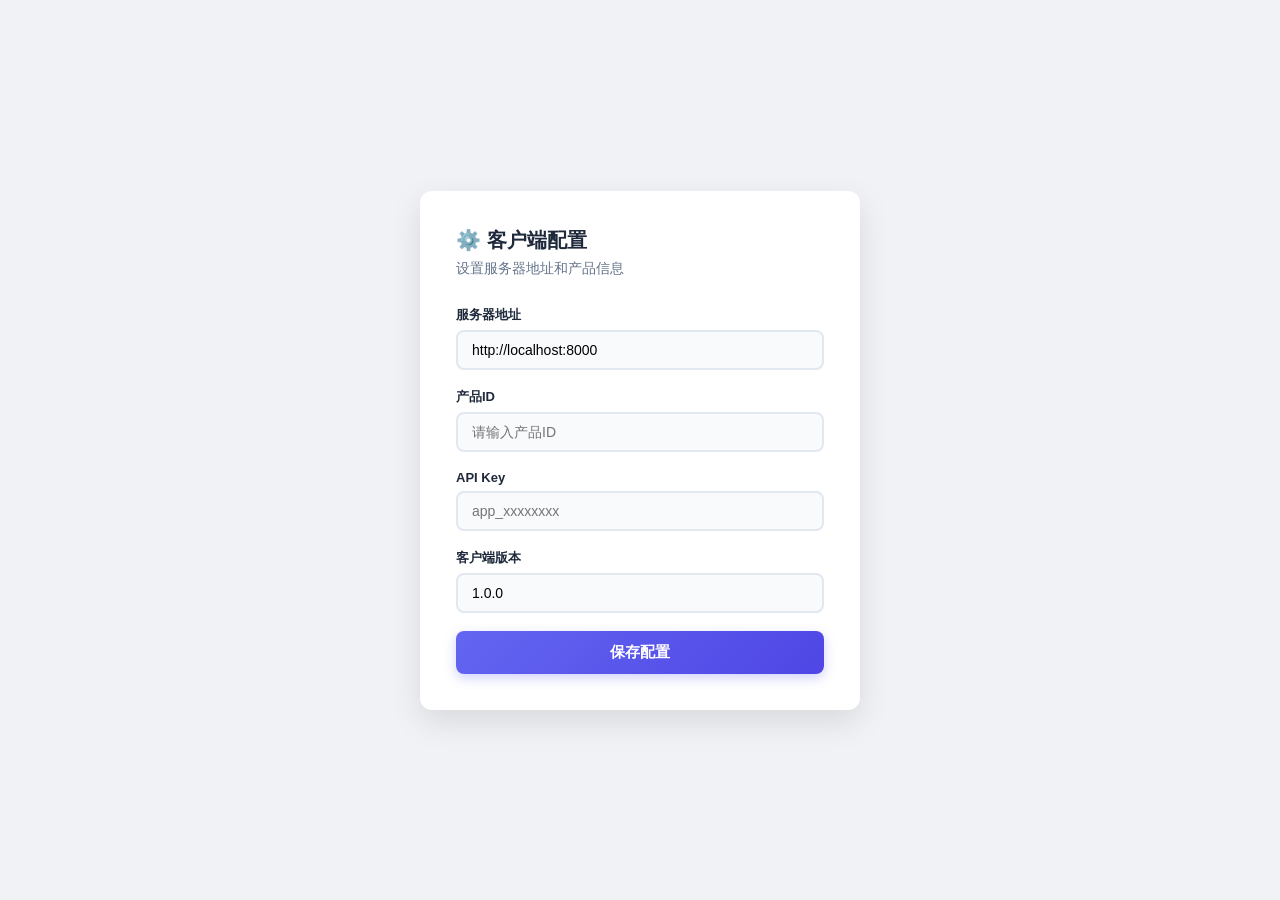
<file: client/index.html>
<!DOCTYPE html>
<html lang="zh-CN">
<head>
<meta charset="UTF-8">
<meta name="viewport" content="width=device-width, initial-scale=1.0">
<title>卡密授权 - 测试客户端</title>
<style>
:root{--primary:#6366f1;--primary-dark:#4f46e5;--primary-light:#e0e7ff;--success:#10b981;--success-light:#d1fae5;--warning:#f59e0b;--warning-light:#fef3c7;--danger:#ef4444;--danger-light:#fee2e2;--bg:#f0f2f5;--card:#fff;--border:#e2e8f0;--text:#1e293b;--text2:#64748b;--text3:#94a3b8;--radius:12px;--shadow:0 1px 3px rgba(0,0,0,.08),0 1px 2px rgba(0,0,0,.04);--shadow-md:0 4px 12px rgba(0,0,0,.06);--shadow-lg:0 12px 32px rgba(0,0,0,.1)}
*{margin:0;padding:0;box-sizing:border-box}
body{font-family:-apple-system,BlinkMacSystemFont,'Segoe UI',Roboto,sans-serif;background:var(--bg);color:var(--text);min-height:100vh;display:flex;align-items:center;justify-content:center;padding:20px}
@keyframes fadeIn{from{opacity:0;transform:translateY(12px)}to{opacity:1;transform:translateY(0)}}
@keyframes scaleIn{from{opacity:0;transform:scale(.95)}to{opacity:1;transform:scale(1)}}
@keyframes pulse{0%,100%{opacity:1}50%{opacity:.4}}
@keyframes spin{to{transform:rotate(360deg)}}
@keyframes gradientShift{0%{background-position:0% 50%}50%{background-position:100% 50%}100%{background-position:0% 50%}}
@keyframes ripple{to{transform:scale(4);opacity:0}}
.card{background:var(--card);border-radius:var(--radius);box-shadow:var(--shadow-lg);padding:36px;width:440px;max-width:100%;animation:scaleIn .4s cubic-bezier(.16,1,.3,1)}
.card h2{font-size:20px;margin-bottom:6px;display:flex;align-items:center;gap:8px}
.card .sub{color:var(--text2);font-size:14px;margin-bottom:28px}
.form-group{margin-bottom:18px}
.form-group label{display:block;margin-bottom:6px;font-weight:600;font-size:13px}
.form-group input,.form-group select{width:100%;padding:10px 14px;border:2px solid var(--border);border-radius:8px;font-size:14px;transition:all .2s;background:#f8fafc;font-family:inherit}
.form-group input:focus,.form-group select:focus{border-color:var(--primary);background:#fff;box-shadow:0 0 0 3px var(--primary-light);outline:none}
.btn{width:100%;padding:12px;border:none;border-radius:8px;font-size:15px;font-weight:600;cursor:pointer;transition:all .2s;font-family:inherit;position:relative;overflow:hidden}
.btn::after{content:'';position:absolute;width:100%;height:100%;top:0;left:0;background:radial-gradient(circle,rgba(255,255,255,.3) 0,transparent 60%);transform:scale(0);opacity:0;border-radius:50%}
.btn:active::after{transform:scale(1);opacity:1;animation:ripple .5s ease}
.btn-primary{background:linear-gradient(135deg,var(--primary),var(--primary-dark));color:#fff;box-shadow:0 4px 12px rgba(99,102,241,.3)}
.btn-primary:hover{transform:translateY(-1px);box-shadow:0 6px 16px rgba(99,102,241,.4)}
.btn-success{background:linear-gradient(135deg,var(--success),#059669);color:#fff}
.btn-danger{background:linear-gradient(135deg,var(--danger),#dc2626);color:#fff}
.btn-default{background:#f1f5f9;color:var(--text);border:1px solid var(--border)}
.btn-default:hover{background:#e2e8f0}
.btn:disabled{opacity:.5;cursor:not-allowed;transform:none!important}
.alert{padding:12px 16px;border-radius:8px;font-size:13px;margin-bottom:20px;display:none;animation:fadeIn .2s ease}
.alert.show{display:block}
.alert-error{background:var(--danger-light);color:#dc2626;border:1px solid #fecaca}
.alert-success{background:var(--success-light);color:#059669;border:1px solid #a7f3d0}
.alert-warning{background:var(--warning-light);color:#d97706;border:1px solid #fde68a}
.spinner{display:inline-block;width:16px;height:16px;border:2px solid rgba(255,255,255,.3);border-top-color:#fff;border-radius:50%;animation:spin .6s linear infinite;vertical-align:middle;margin-right:8px}
.info-row{display:flex;justify-content:space-between;align-items:center;padding:12px 0;border-bottom:1px solid var(--border)}
.info-row:last-child{border-bottom:none}
.info-row .k{color:var(--text2);font-size:13px;font-weight:500}
.info-row .v{font-weight:600;font-size:14px}
.status-badge{display:inline-flex;align-items:center;gap:6px;padding:4px 12px;border-radius:20px;font-size:12px;font-weight:600}
.status-active{background:var(--success-light);color:#059669}
.status-active::before{content:'';width:6px;height:6px;border-radius:50%;background:var(--success);animation:pulse 2s infinite}
.status-expired{background:var(--warning-light);color:#d97706}
.status-error{background:var(--danger-light);color:#dc2626}
.page{display:none}
.page.active{display:block;animation:fadeIn .3s ease}
.config-link{text-align:center;margin-top:16px}
.config-link a{color:var(--primary);font-size:13px;cursor:pointer;text-decoration:none}
.config-link a:hover{text-decoration:underline}
.heartbeat-status{text-align:center;margin-top:16px;font-size:12px;color:var(--text3)}
.heartbeat-status .dot{display:inline-block;width:8px;height:8px;border-radius:50%;background:var(--success);animation:pulse 1.5s infinite;margin-right:6px;vertical-align:middle}
.countdown{text-align:center;margin-top:12px;font-size:13px;color:var(--text2)}
.countdown .num{font-size:28px;font-weight:800;color:var(--primary);display:block;margin-bottom:2px}
</style>
</head>
<body>

<!-- ========== 配置页 ========== -->
<div class="page active" id="pageConfig">
  <div class="card">
    <h2>⚙️ 客户端配置</h2>
    <p class="sub">设置服务器地址和产品信息</p>
    <div class="alert" id="cfgAlert"></div>
    <div class="form-group">
      <label>服务器地址</label>
      <input type="text" id="cfgServer" placeholder="http://localhost:8000" value="http://localhost:8000">
    </div>
    <div class="form-group">
      <label>产品ID</label>
      <input type="text" id="cfgProductId" placeholder="请输入产品ID">
    </div>
    <div class="form-group">
      <label>API Key</label>
      <input type="text" id="cfgApiKey" placeholder="app_xxxxxxxx">
    </div>
    <div class="form-group">
      <label>客户端版本</label>
      <input type="text" id="cfgVersion" placeholder="1.0.0" value="1.0.0">
    </div>
    <button class="btn btn-primary" id="cfgSaveBtn">保存配置</button>
  </div>
</div>

<!-- ========== 验证页 ========== -->
<div class="page" id="pageVerify">
  <div class="card">
    <h2>🔐 卡密验证</h2>
    <p class="sub">输入卡密进行授权验证</p>
    <div class="alert" id="verifyAlert"></div>
    <div class="form-group">
      <label>卡密</label>
      <input type="text" id="licenseKey" placeholder="请输入卡密" autocomplete="off">
    </div>
    <div class="form-group">
      <label>机器ID（可选）</label>
      <input type="text" id="machineId" placeholder="留空则自动生成">
    </div>
    <button class="btn btn-primary" id="verifyBtn">验 证</button>
    <div class="config-link"><a onclick="showPage('pageConfig')">← 返回配置</a></div>
  </div>
</div>

<!-- ========== 顶号确认页 ========== -->
<div class="page" id="pageForce">
  <div class="card">
    <h2>⚠️ 设备冲突</h2>
    <p class="sub">该卡密已在其他设备上使用</p>
    <div class="alert alert-warning show" id="forceAlert">该卡密已绑定其他设备，是否强制顶号？（原设备将被踢下线）</div>
    <button class="btn btn-primary" id="forceBtn" style="margin-bottom:10px">确认顶号</button>
    <button class="btn btn-default" onclick="showPage('pageVerify')">取消</button>
  </div>
</div>

<!-- ========== 成功页 ========== -->
<div class="page" id="pageSuccess">
  <div class="card">
    <h2>✅ 验证成功</h2>
    <p class="sub">卡密授权验证通过</p>
    <div class="alert alert-success show">授权验证成功，已建立会话连接</div>
    <div class="info-row"><span class="k">卡密ID</span><span class="v" id="sLicenseId">-</span></div>
    <div class="info-row"><span class="k">产品ID</span><span class="v" id="sProductId">-</span></div>
    <div class="info-row"><span class="k">会话ID</span><span class="v" id="sSessionId" style="font-size:12px">-</span></div>
    <div class="info-row"><span class="k">授权状态</span><span class="v"><span class="status-badge status-active">活跃</span></span></div>
    <div class="info-row"><span class="k">到期时间</span><span class="v" id="sExpireAt">-</span></div>
    <div class="countdown"><span class="num" id="countdownNum">--</span>剩余有效时间</div>
    <div class="heartbeat-status" id="hbStatus"><span class="dot"></span>心跳保持中</div>
    <div style="margin-top:20px;display:flex;gap:10px">
      <button class="btn btn-default" id="infoBtn" style="flex:1">查询信息</button>
      <button class="btn btn-danger" id="deactivateBtn" style="flex:1">注销</button>
    </div>
  </div>
</div>

<!-- ========== 信息页 ========== -->
<div class="page" id="pageInfo">
  <div class="card">
    <h2>📋 授权详情</h2>
    <p class="sub">卡密授权完整信息</p>
    <div class="alert" id="infoAlert"></div>
    <div id="infoBody"></div>
    <div style="margin-top:20px;display:flex;gap:10px">
      <button class="btn btn-default" onclick="showPage('pageSuccess')" style="flex:1">返回</button>
    </div>
  </div>
</div>

<script>
let cfg={server:'',product_id:'',api_key:'',version:'1.0.0'};
let sessionData=null;
let heartbeatTimer=null;
let countdownTimer=null;
let pendingVerify=null;

try{const saved=JSON.parse(localStorage.getItem('client_cfg')||'{}');if(saved.server)cfg=saved;}catch(e){}

function showPage(id){
  document.querySelectorAll('.page').forEach(p=>p.classList.remove('active'));
  document.getElementById(id).classList.add('active');
}

function showAlert(id,msg,type){
  const el=document.getElementById(id);el.className='alert alert-'+type+' show';el.textContent=msg;
}

function hideAlert(id){document.getElementById(id).className='alert';}

function fmtDate(s){if(!s)return '-';const d=new Date(s);if(isNaN(d))return s;return d.getFullYear()+'-'+String(d.getMonth()+1).padStart(2,'0')+'-'+String(d.getDate()).padStart(2,'0')+' '+String(d.getHours()).padStart(2,'0')+':'+String(d.getMinutes()).padStart(2,'0')+':'+String(d.getSeconds()).padStart(2,'0');}

function fmtCountdown(ms){
  if(ms<=0)return '已过期';
  const s=Math.floor(ms/1000),d=Math.floor(s/86400),h=Math.floor(s%86400/3600),m=Math.floor(s%3600/60),sec=s%60;
  if(d>0)return d+'天 '+h+'小时';
  if(h>0)return h+'小时 '+m+'分';
  if(m>0)return m+'分 '+sec+'秒';
  return sec+'秒';
}

async function apiCall(path,opts={}){
  const headers={'Content-Type':'application/json','X-API-Key':cfg.api_key,'X-Product-ID':cfg.product_id,'X-Client-Version':cfg.version,...opts.headers};
  const resp=await fetch(cfg.server+path,{...opts,headers});
  const data=await resp.json();
  return data;
}

function getMachineId(){
  let mid=document.getElementById('machineId')?.value?.trim();
  if(!mid){mid=localStorage.getItem('machine_id')||'';}
  if(!mid){mid='M-'+Math.random().toString(36).slice(2,10)+Date.now().toString(36);localStorage.setItem('machine_id',mid);}
  return mid;
}

/* ===== 配置页 ===== */
function initConfigPage(){
  document.getElementById('cfgServer').value=cfg.server||'http://localhost:8000';
  document.getElementById('cfgProductId').value=cfg.product_id||'';
  document.getElementById('cfgApiKey').value=cfg.api_key||'';
  document.getElementById('cfgVersion').value=cfg.version||'1.0.0';
}
document.getElementById('cfgSaveBtn').onclick=()=>{
  cfg.server=document.getElementById('cfgServer').value.trim().replace(/\/$/,'');
  cfg.product_id=document.getElementById('cfgProductId').value.trim();
  cfg.api_key=document.getElementById('cfgApiKey').value.trim();
  cfg.version=document.getElementById('cfgVersion').value.trim()||'1.0.0';
  if(!cfg.server||!cfg.product_id||!cfg.api_key){showAlert('cfgAlert','请填写完整配置信息','error');return;}
  localStorage.setItem('client_cfg',JSON.stringify(cfg));
  showAlert('cfgAlert','配置已保存','success');
  setTimeout(()=>{showPage('pageVerify');hideAlert('cfgAlert');},600);
};

/* ===== 验证页 ===== */
document.getElementById('verifyBtn').onclick=async function(){
  const btn=this;const key=document.getElementById('licenseKey').value.trim();
  if(!key){showAlert('verifyAlert','请输入卡密','error');return;}
  if(!cfg.api_key){showAlert('verifyAlert','请先配置API Key','error');setTimeout(()=>showPage('pageConfig'),1000);return;}
  btn.innerHTML='<span class="spinner"></span>验证中...';btn.disabled=true;hideAlert('verifyAlert');
  try{
    const mid=getMachineId();
    const data=await apiCall('/api/v1/licenses/verify',{method:'POST',body:JSON.stringify({license_key:key,machine_id:mid,client_version:cfg.version})});
    if(!data.success){throw new Error(data.message||'验证失败');}
    sessionData=data.data;
    onVerifySuccess();
  }catch(e){
    let msg=e.message||'验证失败';
    if(e.message&&e.message.includes('顶号')||e.message.includes('bind_machine')||e.message.includes('已绑定')){
      pendingVerify={key,machine_id:getMachineId()};
      showPage('pageForce');return;
    }
    showAlert('verifyAlert',msg,'error');
  }finally{btn.innerHTML='验 证';btn.disabled=false;}
};

/* ===== 顶号页 ===== */
document.getElementById('forceBtn').onclick=async function(){
  const btn=this;
  if(!pendingVerify){showPage('pageVerify');return;}
  btn.innerHTML='<span class="spinner"></span>顶号中...';btn.disabled=true;
  try{
    const data=await apiCall('/api/v1/licenses/verify',{method:'POST',body:JSON.stringify({license_key:pendingVerify.key,machine_id:pendingVerify.machine_id,client_version:cfg.version,force:true})});
    if(!data.success){throw new Error(data.message||'顶号失败');}
    sessionData=data.data;pendingVerify=null;
    onVerifySuccess();
  }catch(e){showAlert('verifyAlert',e.message||'顶号失败','error');showPage('pageVerify');}
  finally{btn.innerHTML='确认顶号';btn.disabled=false;}
};

/* ===== 验证成功 ===== */
function onVerifySuccess(){
  document.getElementById('sLicenseId').textContent=sessionData.authorization?.license_id||'-';
  document.getElementById('sProductId').textContent=sessionData.authorization?.product_id||'-';
  document.getElementById('sSessionId').textContent=sessionData.session_id||'-';
  document.getElementById('sExpireAt').textContent=fmtDate(sessionData.expire_at);
  showPage('pageSuccess');
  startHeartbeat();startCountdown();
}

/* ===== 心跳 ===== */
function startHeartbeat(){
  if(heartbeatTimer)clearInterval(heartbeatTimer);
  const hbEl=document.getElementById('hbStatus');
  heartbeatTimer=setInterval(async()=>{
    try{
      const data=await apiCall('/api/v1/licenses/heartbeat',{method:'POST',body:JSON.stringify({session_id:sessionData.session_id,session_token:sessionData.session_token,machine_id:getMachineId(),client_version:cfg.version})});
      if(!data.success){stopHeartbeat();hbEl.innerHTML='<span style="color:var(--danger)">●</span> 心跳失败: '+(data.message||'');}
    }catch(e){stopHeartbeat();hbEl.innerHTML='<span style="color:var(--danger)">●</span> 心跳断开';}
  },30000);
}

function stopHeartbeat(){if(heartbeatTimer){clearInterval(heartbeatTimer);heartbeatTimer=null;}}

/* ===== 倒计时 ===== */
function startCountdown(){
  if(countdownTimer)clearInterval(countdownTimer);
  const update=()=>{
    if(!sessionData?.expire_at){return;}
    const remain=new Date(sessionData.expire_at).getTime()-Date.now();
    document.getElementById('countdownNum').textContent=fmtCountdown(remain);
    if(remain<=0){stopHeartbeat();stopCountdown();showPage('pageVerify');showAlert('verifyAlert','卡密已过期','warning');}
  };
  update();countdownTimer=setInterval(update,1000);
}

function stopCountdown(){if(countdownTimer){clearInterval(countdownTimer);countdownTimer=null;}}

/* ===== 注销 ===== */
document.getElementById('deactivateBtn').onclick=async function(){
  const btn=this;btn.innerHTML='<span class="spinner"></span>注销中...';btn.disabled=true;
  try{
    await apiCall('/api/v1/licenses/deactivate',{method:'POST',body:JSON.stringify({session_id:sessionData.session_id,session_token:sessionData.session_token})});
  }catch(e){}
  stopHeartbeat();stopCountdown();sessionData=null;
  showPage('pageVerify');showAlert('verifyAlert','已注销','success');
  btn.innerHTML='注销';btn.disabled=false;
};

/* ===== 查询信息 ===== */
document.getElementById('infoBtn').onclick=async function(){
  const btn=this;btn.innerHTML='<span class="spinner"></span>查询中...';btn.disabled=true;
  try{
    const data=await apiCall('/api/v1/licenses/info',{method:'POST',body:JSON.stringify({session_id:sessionData.session_id,session_token:sessionData.session_token})});
    hideAlert('infoAlert');
    if(!data.success){throw new Error(data.message||'查询失败');}
    const a=data.data.authorization||{};
    const rows=[
      ['授权版本','v'+a.version],['卡密ID',a.license_id],['产品ID',a.product_id],
      ['授权状态',a.status],['签发时间',fmtDate(new Date(a.issued_at*1000).toISOString())],
      ['到期时间',fmtDate(new Date(a.expire_at*1000).toISOString())],
      ['服务器时间',fmtDate(new Date(a.server_time*1000).toISOString())],
      ['会话ID',a.session_id],['随机数',a.nonce],
    ];
    document.getElementById('infoBody').innerHTML=rows.map(r=>`<div class="info-row"><span class="k">${r[0]}</span><span class="v" style="font-size:12px;max-width:260px;overflow:hidden;text-overflow:ellipsis" title="${r[1]}">${r[1]}</span></div>`).join('');
    showPage('pageInfo');
  }catch(e){showAlert('infoAlert',e.message||'查询失败','error');}
  finally{btn.innerHTML='查询信息';btn.disabled=false;}
};

/* ===== 初始化 ===== */
initConfigPage();
if(cfg.server&&cfg.product_id&&cfg.api_key){showPage('pageVerify');}
</script>
</body>
</html>
</file>
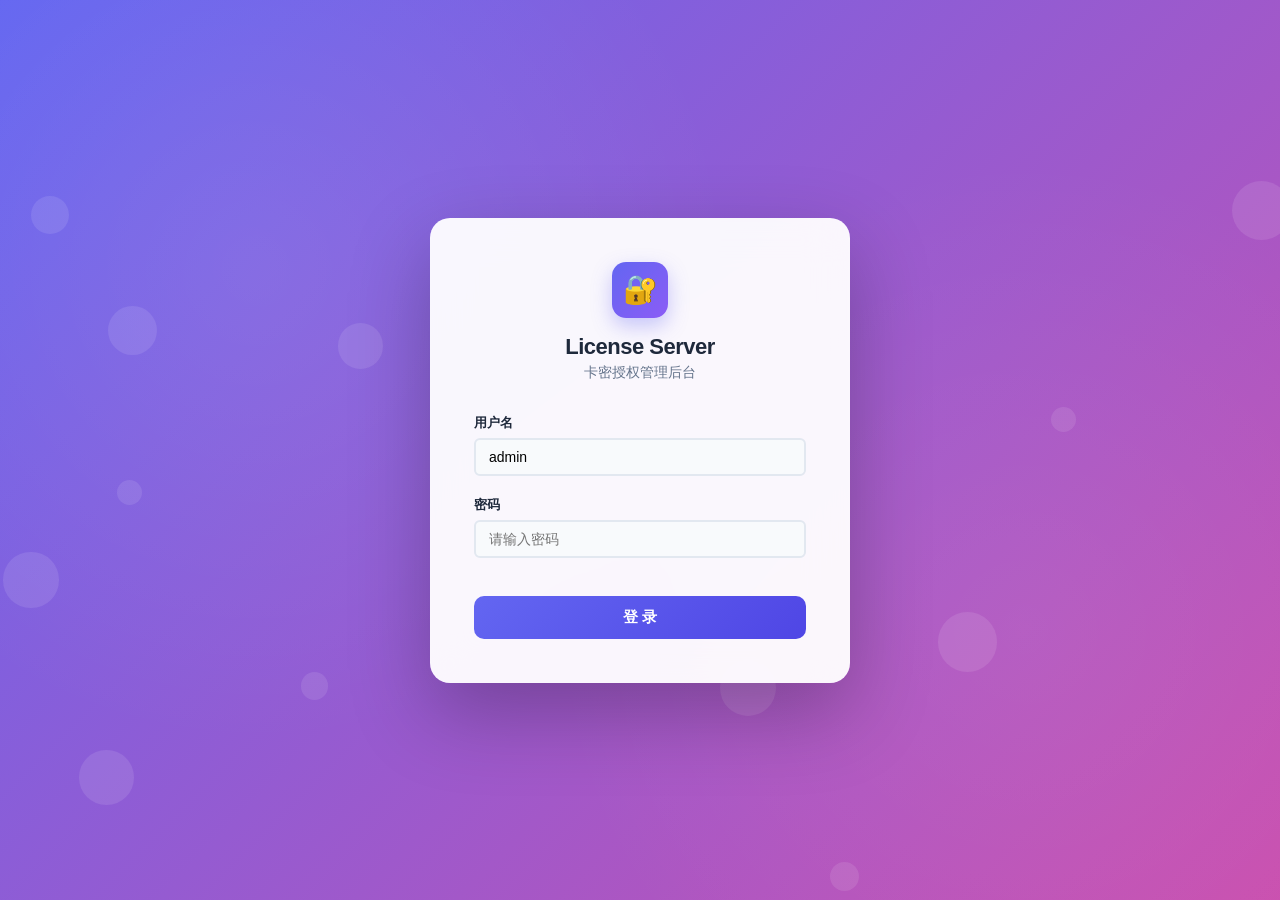
<file: app/static/index.html>
<!DOCTYPE html>
<html lang="zh-CN">
<head>
<meta charset="UTF-8">
<meta name="viewport" content="width=device-width, initial-scale=1.0">
<title>License Server - 卡密授权管理后台</title>
<style>
:root{
  --primary:#6366f1;--primary-dark:#4f46e5;--primary-light:#e0e7ff;--primary-glow:rgba(99,102,241,.35);
  --success:#10b981;--success-light:#d1fae5;--warning:#f59e0b;--warning-light:#fef3c7;
  --danger:#ef4444;--danger-light:#fee2e2;--info:#3b82f6;--info-light:#dbeafe;
  --purple:#8b5cf6;--purple-light:#ede9fe;--cyan:#06b6d4;--cyan-light:#cffafe;
  --bg:#f8fafc;--card:#fff;--border:#e2e8f0;--text:#1e293b;--text2:#64748b;--text3:#94a3b8;
  --sidebar-bg:#0f172a;--sidebar-bg2:#1e293b;--sidebar-text:#94a3b8;
  --radius:10px;--radius-sm:6px;--radius-lg:14px;
  --shadow:0 1px 3px rgba(0,0,0,.06),0 1px 2px rgba(0,0,0,.04);
  --shadow-md:0 4px 6px rgba(0,0,0,.04),0 2px 4px rgba(0,0,0,.03);
  --shadow-lg:0 10px 25px rgba(0,0,0,.08),0 4px 10px rgba(0,0,0,.04);
  --shadow-xl:0 20px 40px rgba(0,0,0,.12),0 8px 16px rgba(0,0,0,.06);
}
*{margin:0;padding:0;box-sizing:border-box}
body{font-family:'Inter',-apple-system,BlinkMacSystemFont,'Segoe UI',Roboto,sans-serif;background:var(--bg);color:var(--text);font-size:14px;overflow-x:hidden}
a{text-decoration:none;color:inherit}
button{cursor:pointer;border:none;outline:none;font-family:inherit}
input,select,textarea{font-family:inherit;outline:none}
.hidden{display:none!important}
::-webkit-scrollbar{width:6px;height:6px}
::-webkit-scrollbar-track{background:transparent}
::-webkit-scrollbar-thumb{background:#cbd5e1;border-radius:3px}
::-webkit-scrollbar-thumb:hover{background:#94a3b8}

/* ===== Animations ===== */
@keyframes fadeIn{from{opacity:0;transform:translateY(8px)}to{opacity:1;transform:translateY(0)}}
@keyframes slideUp{from{opacity:0;transform:translateY(20px)}to{opacity:1;transform:translateY(0)}}
@keyframes slideInRight{from{transform:translateX(100%);opacity:0}to{transform:translateX(0);opacity:1}}
@keyframes scaleIn{from{opacity:0;transform:scale(.92)}to{opacity:1;transform:scale(1)}}
@keyframes pulse{0%,100%{opacity:1}50%{opacity:.5}}
@keyframes pulseRing{0%{box-shadow:0 0 0 0 rgba(16,185,129,.4)}70%{box-shadow:0 0 0 8px rgba(16,185,129,0)}100%{box-shadow:0 0 0 0 rgba(16,185,129,0)}}
@keyframes shimmer{0%{background-position:-200px 0}100%{background-position:200px 0}}
@keyframes float{0%,100%{transform:translateY(0)}50%{transform:translateY(-6px)}}
@keyframes spin{to{transform:rotate(360deg)}}
@keyframes gradientShift{0%{background-position:0% 50%}50%{background-position:100% 50%}100%{background-position:0% 50%}}
@keyframes ripple{to{transform:scale(4);opacity:0}}
@keyframes barGrow{from{width:0}}

/* ===== Login ===== */
.login-wrap{display:flex;align-items:center;justify-content:center;min-height:100vh;position:relative;overflow:hidden;
  background:linear-gradient(-45deg,#6366f1,#8b5cf6,#ec4899,#6366f1);background-size:400% 400%;animation:gradientShift 12s ease infinite}
.login-wrap::before{content:'';position:absolute;inset:0;background:
  radial-gradient(circle at 20% 30%,rgba(255,255,255,.08) 0,transparent 40%),
  radial-gradient(circle at 80% 70%,rgba(255,255,255,.06) 0,transparent 40%)}
.login-particle{position:absolute;border-radius:50%;background:rgba(255,255,255,.1);animation:float 6s ease-in-out infinite}
.login-card{background:rgba(255,255,255,.95);backdrop-filter:blur(20px);border-radius:20px;padding:44px;width:420px;box-shadow:0 30px 80px rgba(0,0,0,.25);position:relative;z-index:1;animation:scaleIn .5s cubic-bezier(.16,1,.3,1)}
.login-card .login-logo{width:56px;height:56px;border-radius:14px;background:linear-gradient(135deg,var(--primary),var(--purple));margin:0 auto 16px;display:flex;align-items:center;justify-content:center;font-size:28px;box-shadow:0 8px 20px var(--primary-glow);animation:float 4s ease-in-out infinite}
.login-card h1{text-align:center;font-size:22px;margin-bottom:4px;letter-spacing:-.5px}
.login-card .sub{text-align:center;color:var(--text2);margin-bottom:32px;font-size:14px}
.login-card .form-group{margin-bottom:20px}
.login-card label{display:block;margin-bottom:6px;font-weight:600;font-size:13px;color:var(--text)}
.login-card input{width:100%;padding:11px 16px;border:2px solid var(--border);border-radius:var(--radius);font-size:14px;transition:all .2s;background:#f8fafc}
.login-card input:focus{border-color:var(--primary);background:#fff;box-shadow:0 0 0 4px var(--primary-light)}
.login-card .btn-login{width:100%;padding:12px;background:linear-gradient(135deg,var(--primary),var(--primary-dark));color:#fff;border-radius:var(--radius);font-size:15px;font-weight:600;transition:all .2s;position:relative;overflow:hidden}
.login-card .btn-login:hover{transform:translateY(-2px);box-shadow:0 8px 20px var(--primary-glow)}
.login-card .btn-login:active{transform:translateY(0)}
.login-error{color:var(--danger);text-align:center;margin-top:12px;font-size:13px;min-height:18px;transition:all .2s}
.login-notice{display:none;align-items:flex-start;gap:8px;background:rgba(245,158,11,.12);border:1px solid rgba(245,158,11,.35);color:#b45309;border-radius:var(--radius);padding:10px 12px;font-size:13px;line-height:1.5;margin-bottom:18px;text-align:left}
.login-notice.show{display:flex;animation:slideUp .3s ease}

/* ===== Layout ===== */
.app{display:flex;min-height:100vh}
.sidebar{width:230px;background:var(--sidebar-bg);display:flex;flex-direction:column;position:fixed;height:100vh;overflow-y:auto;z-index:100;transition:width .3s}
.sidebar::before{content:'';position:absolute;inset:0;background:linear-gradient(180deg,var(--sidebar-bg) 0%,var(--sidebar-bg2) 100%);z-index:-1}
.sidebar .logo{padding:22px 20px;color:#fff;font-size:18px;font-weight:700;display:flex;align-items:center;gap:12px;border-bottom:1px solid rgba(255,255,255,.06)}
.sidebar .logo .logo-icon{width:36px;height:36px;border-radius:10px;background:linear-gradient(135deg,var(--primary),var(--purple));display:flex;align-items:center;justify-content:center;font-size:18px;box-shadow:0 4px 12px var(--primary-glow);flex-shrink:0}
.sidebar nav{padding:10px 0;flex:1}
.sidebar nav a{display:flex;align-items:center;gap:12px;padding:11px 20px;color:var(--sidebar-text);font-size:14px;font-weight:500;transition:all .2s;position:relative;border-left:3px solid transparent}
.sidebar nav a:hover{color:#fff;background:rgba(255,255,255,.06)}
.sidebar nav a.active{color:#fff;background:linear-gradient(90deg,rgba(99,102,241,.2),transparent);border-left-color:var(--primary)}
.sidebar nav a.active::after{content:'';position:absolute;right:20px;width:6px;height:6px;border-radius:50%;background:var(--primary);animation:pulse 2s infinite}
.sidebar nav a .icon{width:20px;text-align:center;flex-shrink:0;font-size:16px;transition:transform .2s}
.sidebar nav a:hover .icon{transform:scale(1.15)}
.sidebar .sidebar-footer{padding:14px 20px;border-top:1px solid rgba(255,255,255,.06);color:var(--sidebar-text);font-size:12px;display:flex;align-items:center;gap:8px}
.sidebar .sidebar-footer .status-dot{width:8px;height:8px;border-radius:50%;background:var(--success);animation:pulseRing 2s infinite}

.main{flex:1;margin-left:230px;display:flex;flex-direction:column;min-height:100vh}
.header{background:rgba(255,255,255,.85);backdrop-filter:blur(12px);height:60px;display:flex;align-items:center;justify-content:space-between;padding:0 28px;box-shadow:var(--shadow);position:sticky;top:0;z-index:50;border-bottom:1px solid var(--border)}
.header .page-title{font-size:18px;font-weight:700;letter-spacing:-.3px;display:flex;align-items:center;gap:10px}
.header .page-title .title-bar{width:4px;height:20px;border-radius:2px;background:linear-gradient(180deg,var(--primary),var(--purple))}
.header .header-right{display:flex;align-items:center;gap:16px}
.header .user-info{display:flex;align-items:center;gap:10px;cursor:pointer;position:relative;padding:6px 12px;border-radius:var(--radius);transition:background .2s}
.header .user-info:hover{background:var(--primary-light)}
.header .avatar{width:34px;height:34px;border-radius:10px;background:linear-gradient(135deg,var(--primary),var(--purple));color:#fff;display:flex;align-items:center;justify-content:center;font-weight:700;font-size:14px;box-shadow:0 2px 8px var(--primary-glow)}
.header .user-dropdown{position:absolute;top:48px;right:0;background:var(--card);border:1px solid var(--border);border-radius:var(--radius);box-shadow:var(--shadow-lg);min-width:170px;overflow:hidden;animation:scaleIn .15s ease;transform-origin:top right}
.header .user-dropdown a{display:flex;align-items:center;gap:8px;padding:10px 16px;font-size:13px;color:var(--text);transition:all .15s;font-weight:500}
.header .user-dropdown a:hover{background:var(--primary-light);color:var(--primary)}
.content{padding:28px;flex:1;animation:fadeIn .3s ease}

/* ===== Cards ===== */
.card{background:var(--card);border-radius:var(--radius-lg);box-shadow:var(--shadow-md);padding:24px;margin-bottom:20px;transition:box-shadow .2s;border:1px solid rgba(226,232,240,.5)}
.card:hover{box-shadow:var(--shadow-lg)}
.card-title{font-size:17px;font-weight:700;margin-bottom:18px;display:flex;align-items:center;justify-content:space-between;letter-spacing:-.3px}
.card-title .title-icon{display:inline-flex;align-items:center;gap:8px}

/* ===== Stats ===== */
.stats-grid{display:grid;grid-template-columns:repeat(auto-fill,minmax(220px,1fr));gap:18px;margin-bottom:28px}
.stat-card{background:var(--card);border-radius:var(--radius-lg);box-shadow:var(--shadow-md);padding:22px;position:relative;overflow:hidden;transition:all .25s cubic-bezier(.16,1,.3,1);border:1px solid rgba(226,232,240,.5);animation:slideUp .4s ease backwards}
.stat-card:hover{transform:translateY(-4px);box-shadow:var(--shadow-xl)}
.stat-card::before{content:'';position:absolute;top:0;left:0;right:0;height:3px;border-radius:var(--radius-lg) var(--radius-lg) 0 0}
.stat-card.blue::before{background:linear-gradient(90deg,var(--info),var(--cyan))}
.stat-card.green::before{background:linear-gradient(90deg,var(--success),#34d399)}
.stat-card.orange::before{background:linear-gradient(90deg,var(--warning),#fbbf24)}
.stat-card.red::before{background:linear-gradient(90deg,var(--danger),#f87171)}
.stat-card.purple::before{background:linear-gradient(90deg,var(--purple),#a78bfa)}
.stat-card.cyan::before{background:linear-gradient(90deg,var(--cyan),#22d3ee)}
.stat-card .stat-label{color:var(--text2);font-size:13px;margin-bottom:10px;font-weight:500}
.stat-card .stat-value{font-size:32px;font-weight:800;letter-spacing:-1px;animation:countUp .6s ease}
.stat-card .stat-icon{position:absolute;right:18px;top:18px;font-size:32px;opacity:.12;transition:transform .3s}
.stat-card:hover .stat-icon{transform:scale(1.2) rotate(5deg);opacity:.18}
.stat-card .stat-trend{font-size:12px;margin-top:8px;color:var(--text3);display:flex;align-items:center;gap:4px}
.stat-card.blue .stat-value{color:var(--info)}
.stat-card.green .stat-value{color:var(--success)}
.stat-card.orange .stat-value{color:var(--warning)}
.stat-card.red .stat-value{color:var(--danger)}
.stat-card.purple .stat-value{color:var(--purple)}
.stat-card.cyan .stat-value{color:var(--cyan)}
@keyframes countUp{from{opacity:0;transform:translateY(10px)}to{opacity:1;transform:translateY(0)}}

/* ===== Table ===== */
.table-wrap{overflow-x:auto;border-radius:var(--radius)}
table{width:100%;border-collapse:collapse;font-size:13px}
table th{text-align:left;padding:12px 14px;background:linear-gradient(180deg,#f8fafc,#f1f5f9);color:var(--text2);font-weight:600;border-bottom:2px solid var(--border);white-space:nowrap;position:relative}
table td{padding:11px 14px;border-bottom:1px solid #f1f5f9;white-space:nowrap;transition:background .15s}
table tbody tr{transition:all .15s}
table tbody tr:hover{background:linear-gradient(90deg,var(--primary-light),transparent)}
table tbody tr:last-child td{border-bottom:none}
table .checkbox-cell{width:44px}

/* ===== Buttons ===== */
.btn{display:inline-flex;align-items:center;gap:6px;padding:8px 16px;border-radius:var(--radius-sm);font-size:13px;font-weight:600;transition:all .2s;position:relative;overflow:hidden;letter-spacing:.2px}
.btn::after{content:'';position:absolute;width:100%;height:100%;top:0;left:0;background:radial-gradient(circle,rgba(255,255,255,.3) 0,transparent 60%);transform:scale(0);opacity:0;border-radius:50%}
.btn:active::after{transform:scale(1);opacity:1;animation:ripple .5s ease}
.btn-primary{background:linear-gradient(135deg,var(--primary),var(--primary-dark));color:#fff;box-shadow:0 2px 8px var(--primary-glow)}.btn-primary:hover{transform:translateY(-1px);box-shadow:0 4px 12px var(--primary-glow)}
.btn-success{background:linear-gradient(135deg,var(--success),#059669);color:#fff;box-shadow:0 2px 8px rgba(16,185,129,.25)}.btn-success:hover{transform:translateY(-1px);box-shadow:0 4px 12px rgba(16,185,129,.3)}
.btn-warning{background:linear-gradient(135deg,var(--warning),#d97706);color:#fff;box-shadow:0 2px 8px rgba(245,158,11,.25)}.btn-warning:hover{transform:translateY(-1px);box-shadow:0 4px 12px rgba(245,158,11,.3)}
.btn-danger{background:linear-gradient(135deg,var(--danger),#dc2626);color:#fff;box-shadow:0 2px 8px rgba(239,68,68,.25)}.btn-danger:hover{transform:translateY(-1px);box-shadow:0 4px 12px rgba(239,68,68,.3)}
.btn-default{background:#f1f5f9;color:var(--text);border:1px solid var(--border)}.btn-default:hover{background:#e2e8f0;transform:translateY(-1px)}
.btn-sm{padding:5px 11px;font-size:12px}
.btn:disabled{opacity:.5;cursor:not-allowed;transform:none!important}

/* ===== Badge ===== */
.badge{display:inline-flex;align-items:center;padding:3px 11px;border-radius:20px;font-size:12px;font-weight:600;letter-spacing:.2px;position:relative}
.badge::before{content:'';width:6px;height:6px;border-radius:50%;margin-right:6px}
.badge-green{background:var(--success-light);color:#059669}.badge-green::before{background:var(--success);animation:pulse 2s infinite}
.badge-blue{background:var(--info-light);color:#2563eb}.badge-blue::before{background:var(--info)}
.badge-orange{background:var(--warning-light);color:#d97706}.badge-orange::before{background:var(--warning)}
.badge-red{background:var(--danger-light);color:#dc2626}.badge-red::before{background:var(--danger)}
.badge-gray{background:#f1f5f9;color:#64748b}.badge-gray::before{background:#94a3b8}
.badge-purple{background:var(--purple-light);color:#7c3aed}.badge-purple::before{background:var(--purple)}

/* ===== Forms ===== */
.form-row{display:flex;gap:16px;margin-bottom:16px;flex-wrap:wrap}
.form-group{flex:1;min-width:200px}
.form-group label{display:block;margin-bottom:6px;font-weight:600;font-size:13px;color:var(--text)}
.form-group input,.form-group select,.form-group textarea{width:100%;padding:9px 13px;border:2px solid var(--border);border-radius:var(--radius-sm);font-size:14px;transition:all .2s;background:#f8fafc}
.form-group input:focus,.form-group select:focus,.form-group textarea:focus{border-color:var(--primary);background:#fff;box-shadow:0 0 0 3px var(--primary-light)}
.form-group textarea{resize:vertical;min-height:80px}

/* ===== Filter bar ===== */
.filter-bar{display:flex;gap:14px;align-items:flex-end;margin-bottom:18px;flex-wrap:wrap;padding:16px;background:#f8fafc;border-radius:var(--radius);border:1px solid var(--border)}
.filter-bar .form-group{min-width:140px}
.filter-bar .actions{display:flex;gap:8px;align-items:center}

/* ===== Modal ===== */
.modal-overlay{position:fixed;inset:0;background:rgba(15,23,42,.5);backdrop-filter:blur(6px);display:flex;align-items:center;justify-content:center;z-index:1000;animation:fadeIn .2s ease}
.modal{background:var(--card);border-radius:var(--radius-lg);padding:28px;width:520px;max-width:90vw;max-height:85vh;overflow-y:auto;box-shadow:var(--shadow-xl);animation:scaleIn .25s cubic-bezier(.16,1,.3,1)}
.modal.wide{width:720px}
.modal h3{font-size:18px;margin-bottom:22px;font-weight:700;letter-spacing:-.3px;display:flex;align-items:center;gap:8px}
.modal h3::before{content:'';width:4px;height:18px;border-radius:2px;background:linear-gradient(180deg,var(--primary),var(--purple))}
.modal .modal-footer{display:flex;justify-content:flex-end;gap:10px;margin-top:24px}

/* ===== Pagination ===== */
.pagination{display:flex;justify-content:space-between;align-items:center;margin-top:18px;padding-top:16px;border-top:1px solid var(--border)}
.pagination .page-info{color:var(--text2);font-size:13px;font-weight:500}
.pagination .page-btns{display:flex;gap:6px;align-items:center}
.pagination .page-btns button{padding:6px 13px;border:1px solid var(--border);border-radius:var(--radius-sm);background:var(--card);font-size:13px;font-weight:500;transition:all .15s}
.pagination .page-btns button:hover{background:var(--primary-light);border-color:var(--primary);color:var(--primary)}
.pagination .page-btns button:disabled{opacity:.4;cursor:not-allowed}
.pagination .page-btns button.current{background:linear-gradient(135deg,var(--primary),var(--primary-dark));color:#fff;border-color:var(--primary);box-shadow:0 2px 6px var(--primary-glow)}

/* ===== Toast ===== */
.toast-container{position:fixed;top:24px;right:24px;z-index:2000;display:flex;flex-direction:column;gap:10px}
.toast{padding:14px 22px;border-radius:var(--radius);box-shadow:var(--shadow-xl);font-size:14px;font-weight:500;animation:slideInRight .35s cubic-bezier(.16,1,.3,1);max-width:420px;display:flex;align-items:center;gap:10px;position:relative;overflow:hidden}
.toast::before{content:'';position:absolute;left:0;top:0;bottom:0;width:4px}
.toast-success{background:var(--card);color:var(--success);border:1px solid var(--success-light)}.toast-success::before{background:var(--success)}
.toast-error{background:var(--card);color:var(--danger);border:1px solid var(--danger-light)}.toast-error::before{background:var(--danger)}
.toast-info{background:var(--card);color:var(--info);border:1px solid var(--info-light)}.toast-info::before{background:var(--info)}

/* ===== Misc ===== */
.mono{font-family:'JetBrains Mono','Courier New',monospace;font-size:12px;color:var(--text)}
.copy-btn{cursor:pointer;color:var(--primary);font-size:12px;font-weight:600;transition:all .15s;padding:2px 6px;border-radius:4px}
.copy-btn:hover{background:var(--primary-light)}
.empty{text-align:center;padding:60px 20px;color:var(--text3)}
.empty .empty-icon{font-size:48px;opacity:.3;margin-bottom:12px;animation:float 3s ease-in-out infinite}
.loading{text-align:center;padding:50px 20px;color:var(--text2)}
.loading-dots{display:inline-flex;gap:6px;margin-left:8px}
.loading-dots span{width:8px;height:8px;border-radius:50%;background:var(--primary);animation:pulse 1.4s infinite}
.loading-dots span:nth-child(2){animation-delay:.2s}
.loading-dots span:nth-child(3){animation-delay:.4s}
.spinner{display:inline-block;width:20px;height:20px;border:3px solid var(--primary-light);border-top-color:var(--primary);border-radius:50%;animation:spin .6s linear infinite}
.checkbox{width:16px;height:16px;cursor:pointer;accent-color:var(--primary);transition:transform .15s}
.checkbox:checked{transform:scale(1.15)}
.table-actions{display:flex;gap:6px;flex-wrap:wrap}
.ellipsis{overflow:hidden;text-overflow:ellipsis;white-space:nowrap;max-width:200px;cursor:help;position:relative}
.ellipsis:hover{color:var(--primary)}
.ellipsis-w-sm{max-width:120px}
.ellipsis-w-md{max-width:180px}
.ellipsis-w-lg{max-width:280px}
.click-copy{cursor:pointer;transition:color .15s}
.click-copy:hover{color:var(--primary)}
.click-copy:active{color:var(--primary-dark)}
.kv-list{display:flex;flex-direction:column;gap:10px}
.kv-item{display:flex;justify-content:space-between;align-items:center;padding:12px 16px;background:linear-gradient(90deg,#f8fafc,transparent);border-radius:var(--radius-sm);border-left:3px solid var(--primary);transition:all .2s}
.kv-item:hover{background:linear-gradient(90deg,var(--primary-light),transparent);transform:translateX(2px)}
.kv-item .k{color:var(--text2);font-weight:500}.kv-item .v{font-weight:600}

/* Skeleton loading */
.skeleton{background:linear-gradient(90deg,#f1f5f9 25%,#e2e8f0 50%,#f1f5f9 75%);background-size:200px 100%;animation:shimmer 1.5s infinite;border-radius:4px}
.grid-2{display:grid;grid-template-columns:1fr 1fr;gap:20px}
.grid-2-sm{display:grid;grid-template-columns:1fr 1fr;gap:12px}

/* ===== Mobile / Tablet ===== */
.sidebar-toggle{display:none;align-items:center;justify-content:center;font-size:22px;background:none;color:var(--text);padding:6px 10px;border-radius:var(--radius-sm);transition:background .2s;flex-shrink:0}
.sidebar-toggle:hover{background:var(--primary-light)}
.sidebar-toggle:active{background:var(--primary-light)}
.sidebar-overlay{display:none;position:fixed;inset:0;background:rgba(0,0,0,.45);z-index:99;backdrop-filter:blur(2px)}
.sidebar-overlay.show{display:block;animation:fadeIn .2s ease}

@media (max-width:1024px){
  .sidebar{transform:translateX(-100%);transition:transform .3s cubic-bezier(.16,1,.3,1);box-shadow:none}
  .sidebar.open{transform:translateX(0);box-shadow:4px 0 24px rgba(0,0,0,.15)}
  .main{margin-left:0;min-height:auto}
  .sidebar-toggle{display:flex}
  .content{padding:20px;flex:none}
  .app{min-height:auto}
}

@media (max-width:768px){
  :root{--radius-lg:12px}
  .content{padding:14px}
  .header{height:52px;padding:0 14px}
  .header .page-title{font-size:15px}
  .header .page-title .title-bar{height:18px}
  .header .user-info{padding:5px 8px}
  .header .avatar{width:30px;height:30px;font-size:13px}
  .stats-grid{grid-template-columns:repeat(2,1fr);gap:10px}
  .stat-card{padding:14px}
  .stat-card .stat-value{font-size:22px}
  .stat-card .stat-icon{font-size:22px;right:12px;top:12px}
  .stat-card .stat-label{font-size:12px}
  .card{padding:14px;margin-bottom:14px}
  .card-title{font-size:15px;margin-bottom:12px}
  .filter-bar{flex-direction:column;align-items:stretch;gap:10px;padding:12px}
  .filter-bar .form-group{min-width:0;width:100%}
  .filter-bar .actions{justify-content:flex-end}
  table{font-size:12px}
  table th{padding:9px 10px}
  table td{padding:8px 10px}
  .modal{width:94vw;max-width:94vw;padding:18px;max-height:92vh}
  .modal.wide{width:94vw;max-width:94vw}
  .modal h3{font-size:16px;margin-bottom:16px}
  .toast-container{top:10px;right:10px;left:10px}
  .toast{max-width:none;font-size:13px;padding:12px 16px}
  .form-row{flex-direction:column;gap:10px}
  .form-group{min-width:0}
  .pagination{flex-direction:column;gap:10px;align-items:stretch}
  .pagination .page-btns{justify-content:center;flex-wrap:wrap}
  .table-actions{gap:4px}
  .btn{padding:7px 12px;font-size:12px}
  .btn-sm{padding:4px 8px;font-size:11px}
  .kv-item{padding:10px 12px}
  .empty{padding:40px 16px}
  .loading{padding:36px 16px}
  .grid-2,.grid-2-sm{grid-template-columns:1fr;gap:14px}
}

@media (max-width:480px){
  .stats-grid{grid-template-columns:1fr}
  .login-card{width:92vw;padding:28px 22px}
  .login-card h1{font-size:20px}
  table th,table td{padding:6px 8px}
  .mono{font-size:11px}
  .copy-btn{font-size:11px;padding:1px 4px}
  .header .user-info span:nth-child(2){display:none}
  .sidebar{width:200px}
  .sidebar .logo{padding:18px 16px;font-size:16px}
  .sidebar nav a{padding:10px 16px;font-size:13px}
}
</style>
</head>
<body>
<div id="app"></div>
<div class="toast-container" id="toastContainer"></div>

<script>
const API_BASE='';
let token=localStorage.getItem('admin_token');
let adminUser=JSON.parse(localStorage.getItem('admin_user')||'null');
let tokenExp=0;            // 当前 token 过期时间戳（毫秒）
let expiryTimer=null;      // 到期自动续期/登出的定时器
let refreshPromise=null;   // 并发续期去重
let redirecting=false;     // 防止重复跳转登录页
let loginNotice='';        // 登录页顶部提示（如会话过期）

/* ===================== Session ===================== */
const SESSION_CODES=new Set([4006,4009,4010]);   // API Key无效/会话无效/会话过期

function decodeJwtExp(t){
  try{
    const p=t.split('.')[1];
    const json=decodeURIComponent(atob(p.replace(/-/g,'+').replace(/_/g,'/')).split('').map(c=>'%'+('00'+c.charCodeAt(0).toString(16)).slice(-2)).join(''));
    const payload=JSON.parse(json);
    return payload.exp?payload.exp*1000:0;
  }catch(e){return 0}
}

function clearSession(){
  token=null;adminUser=null;tokenExp=0;
  localStorage.removeItem('admin_token');
  localStorage.removeItem('admin_user');
  if(expiryTimer){clearTimeout(expiryTimer);expiryTimer=null}
  if(dashboardTimer){clearInterval(dashboardTimer);dashboardTimer=null}
}

/** 会话失效：清理本地状态并跳转登录页提示重新登录 */
function sessionExpired(msg='登录会话已过期，请重新登录后继续使用'){
  if(redirecting)return;
  redirecting=true;
  clearSession();
  loginNotice=msg||'登录会话已过期，请重新登录后继续使用';
  location.hash='';
  handleRoute();
  setTimeout(()=>{redirecting=false},300);
}

/** 主动续期：token 剩余不足 5 分钟时静默换新，避免用户被动掉线 */
async function ensureFreshToken(){
  if(!token||!tokenExp)return true;
  if(tokenExp-Date.now()>5*60*1000)return true;
  if(refreshPromise)return refreshPromise;
  refreshPromise=(async()=>{
    try{
      // skipRefresh 防止递归；skipAuthRedirect 交由外层统一处理会话失效
      const d=await api('/api/v1/admin/auth/refresh',{method:'POST',skipRefresh:true});
      token=d.token;tokenExp=d.expires_at?d.expires_at*1000:decodeJwtExp(token);
      localStorage.setItem('admin_token',token);
      scheduleExpiryWatch();
      return true;
    }catch(e){return false}
    finally{refreshPromise=null}
  })();
  return refreshPromise;
}

/** 定时器：到期前 5 分钟尝试续期，续期失败或已过期则跳转登录页 */
function scheduleExpiryWatch(){
  if(expiryTimer)clearTimeout(expiryTimer);
  if(!token||!tokenExp)return;
  const check=async()=>{
    if(!token||!tokenExp){expiryTimer=null;return}
    if(tokenExp-Date.now()<=0){sessionExpired();return}
    const ok=await ensureFreshToken();
    if(!ok&&tokenExp-Date.now()<=0)sessionExpired();
    else scheduleExpiryWatch();
  };
  const wait=Math.max(1000,tokenExp-Date.now()-5*60*1000);
  expiryTimer=setTimeout(check,wait);
}

/** 页面可见性/焦点恢复时校验 token，标签页长时间挂起后立即发现过期 */
function bindSessionWatchers(){
  document.addEventListener('visibilitychange',()=>{
    if(document.visibilityState==='visible'&&token)checkSessionAlive();
  });
  window.addEventListener('focus',()=>{if(token)checkSessionAlive()});
}

async function checkSessionAlive(){
  if(!token)return false;
  if(tokenExp&&tokenExp<=Date.now()){sessionExpired();return false}
  try{
    await api('/api/v1/admin/auth/session',{skipRefresh:true});
    if(tokenExp&&tokenExp-Date.now()<5*60*1000)await ensureFreshToken();
    return true;
  }catch(e){
    // token 已失效（密钥变更/账号禁用/过期）：api 内部已跳转登录页
    return false;
  }
}

/* ===================== Utils ===================== */
async function api(path,opts={}){
  if(!opts.skipRefresh)await ensureFreshToken();
  const headers={'Content-Type':'application/json',...opts.headers};
  if(token)headers['Authorization']='Bearer '+token;
  let resp,data;
  try{
    resp=await fetch(API_BASE+path,{...opts,headers});
  }catch(e){
    throw new Error('网络连接失败，请检查网络后重试');
  }
  try{
    data=await resp.json();
  }catch(e){
    if(resp.status===401&&!opts.skipAuthRedirect){sessionExpired();throw new Error('登录会话已过期，请重新登录')}
    throw new Error('Unexpected end of JSON input');
  }
  if(!resp.ok||!data.success){
    const code=data.code;
    // 会话类错误（401/4009/4010）统一跳转登录页，登录接口自身除外
    if(SESSION_CODES.has(code)||resp.status===401){
      const isLoginReq=path.includes('/auth/login');
      if(!isLoginReq&&!opts.skipAuthRedirect){
        sessionExpired(code===4010?'登录会话已过期，请重新登录后继续使用':'登录状态已失效，请重新登录');
      }
      const err=new Error(data.message||'登录会话已过期，请重新登录');
      err.code=code;err.status=resp.status;
      throw err;
    }
    const err=new Error(data.message||data.error?.type||'请求失败');
    err.code=code;err.status=resp.status;
    throw err;
  }
  return data.data;
}

function toast(msg,type='info'){
  const icons={success:'✓',error:'✕',info:'ℹ'};
  const c=document.getElementById('toastContainer');
  const el=document.createElement('div');
  el.className='toast toast-'+type;
  el.innerHTML=`<span style="font-size:16px;font-weight:700">${icons[type]||''}</span>${msg}`;
  c.appendChild(el);
  setTimeout(()=>{el.style.opacity='0';el.style.transform='translateX(100%)';setTimeout(()=>el.remove(),300)},3000);
}

function fmtDate(s){if(!s)return '-';let d=new Date(s);if(isNaN(d.getTime()))return s;return d.getFullYear()+'-'+String(d.getMonth()+1).padStart(2,'0')+'-'+String(d.getDate()).padStart(2,'0')+' '+String(d.getHours()).padStart(2,'0')+':'+String(d.getMinutes()).padStart(2,'0')+':'+String(d.getSeconds()).padStart(2,'0');}
function fmtStatus(s){
  const m={UNUSED:['gray','未使用'],ACTIVE:['green','已激活'],EXPIRED:['orange','已过期'],DISABLED:['red','已禁用'],active:['green','活跃'],expired:['orange','过期'],revoked:['red','已撤销'],SUCCESS:['green','成功'],FAILED:['red','失败']};
  const v=m[s]||['gray',s];
  return `<span class="badge badge-${v[0]}">${v[1]}</span>`;
}
function escapeHtml(s){if(s==null)return '';return String(s).replace(/&/g,'&amp;').replace(/</g,'&lt;').replace(/>/g,'&gt;').replace(/"/g,'&quot;')}
function fmtAction(a){const m={verify:'验证',activate:'激活',heartbeat:'心跳',deactivate:'注销',login:'登录',logout:'登出',change_password:'修改密码',create_product:'创建产品',update_product:'更新产品',regenerate_api_key:'重置API Key',batch_generate:'批量生成',batch_enable:'批量启用',batch_disable:'批量禁用',batch_extend:'批量续期',update_license:'更新卡密',delete_license:'删除卡密',extend_license:'续期卡密',disable_license:'禁用卡密',enable_license:'启用卡密'};return m[a]||a}
function copyText(text,label){const msg=label?('已复制'+label):'已复制到剪贴板';if(navigator.clipboard&&navigator.clipboard.writeText){navigator.clipboard.writeText(text).then(()=>toast(msg,'success')).catch(()=>fallbackCopy(text,msg));}else{fallbackCopy(text,msg);}}
function fallbackCopy(text,msg){const ta=document.createElement('textarea');ta.value=text;ta.style.position='fixed';ta.style.opacity='0';document.body.appendChild(ta);ta.select();try{document.execCommand('copy');toast(msg,'success');}catch(e){toast('复制失败','error');}document.body.removeChild(ta);}
function debounce(fn,ms=400){let t;return(...a)=>{clearTimeout(t);t=setTimeout(()=>fn(...a),ms)}}
function showLoading(){return `<div class="loading"><span class="spinner"></span><span class="loading-dots"><span></span><span></span><span></span></span> 加载中</div>`}
function showEmpty(msg){return `<div class="empty"><div class="empty-icon">📭</div>${msg||'暂无数据'}</div>`}

/* ===================== Router ===================== */
const routes={
  'dashboard':{title:'仪表盘',render:renderDashboard},
  'licenses':{title:'卡密管理',render:renderLicenses},
  'products':{title:'产品管理',render:renderProducts},
  'sessions':{title:'会话管理',render:renderSessions},
  'logs':{title:'使用日志',render:renderLogs},
  'admin-logs':{title:'操作日志',render:renderAdminLogs},
  'settings':{title:'系统设置',render:renderSettings},
};
function navigate(hash){location.hash=hash;}
function handleRoute(){
  if(dashboardTimer){clearInterval(dashboardTimer);dashboardTimer=null}
  if(!token){renderLogin();return}
  if(!tokenExp)tokenExp=decodeJwtExp(token);
  if(tokenExp&&tokenExp<=Date.now()){sessionExpired();return}
  let hash=location.hash.slice(1)||'dashboard';
  const route=routes[hash];
  if(!route){hash='dashboard';}
  renderLayout(hash);
}
window.addEventListener('hashchange',handleRoute);

/* ===================== Login ===================== */
function renderLogin(){
  if(dashboardTimer){clearInterval(dashboardTimer);dashboardTimer=null}
  if(expiryTimer){clearTimeout(expiryTimer);expiryTimer=null}
  let particles='';
  for(let i=0;i<12;i++){const s=20+Math.random()*40;particles+=`<div class="login-particle" style="width:${s}px;height:${s}px;left:${Math.random()*100}%;top:${Math.random()*100}%;animation-delay:${Math.random()*4}s;animation-duration:${4+Math.random()*4}s"></div>`}
  const notice=loginNotice;
  loginNotice='';
  document.getElementById('app').innerHTML=`
  <div class="login-wrap">${particles}
    <div class="login-card">
      <div class="login-logo">🔐</div>
      <h1>License Server</h1>
      <p class="sub">卡密授权管理后台</p>
      ${notice?`<div class="login-notice show" id="loginNotice"><span>⚠️</span><span>${escapeHtml(notice)}</span></div>`:''}
      <form id="loginForm">
        <div class="form-group">
          <label>用户名</label>
          <input type="text" id="loginUser" placeholder="请输入用户名" value="admin" autocomplete="username">
        </div>
        <div class="form-group">
          <label>密码</label>
          <input type="password" id="loginPass" placeholder="请输入密码" autocomplete="current-password">
        </div>
        <div class="login-error" id="loginError"></div>
        <button type="submit" class="btn-login">登 录</button>
      </form>
    </div>
  </div>`;
  document.getElementById('loginForm').onsubmit=async(e)=>{
    e.preventDefault();
    const username=document.getElementById('loginUser').value.trim();
    const password=document.getElementById('loginPass').value.trim();
    if(!username||!password){document.getElementById('loginError').textContent='请输入用户名和密码';return}
    const btn=document.querySelector('.btn-login');
    btn.disabled=true;btn.textContent='登录中...';
    try{
      const data=await api('/api/v1/admin/auth/login',{method:'POST',body:JSON.stringify({username,password})});
      token=data.token;adminUser={username:data.username,role:data.role};
      tokenExp=data.expires_at?data.expires_at*1000:decodeJwtExp(token);
      localStorage.setItem('admin_token',token);
      localStorage.setItem('admin_user',JSON.stringify(adminUser));
      loginNotice='';
      scheduleExpiryWatch();
      handleRoute();
    }catch(err){
      document.getElementById('loginError').textContent=err.message;
      btn.disabled=false;btn.textContent='登 录';
    }
  };
}

/* ===================== Layout ===================== */
function renderLayout(activeHash){
  const navItems=[
    {hash:'dashboard',icon:'📊',label:'仪表盘'},
    {hash:'licenses',icon:'🔑',label:'卡密管理'},
    {hash:'products',icon:'📦',label:'产品管理'},
    {hash:'sessions',icon:'🔗',label:'会话管理'},
    {hash:'logs',icon:'📋',label:'使用日志'},
    {hash:'admin-logs',icon:'📝',label:'操作日志'},
    {hash:'settings',icon:'⚙️',label:'系统设置'},
  ];
  const navHtml=navItems.map((n,i)=>`<a href="#${n.hash}" class="${activeHash===n.hash?'active':''}" style="animation:fadeIn .3s ease ${i*.04}s backwards"><span class="icon">${n.icon}</span>${n.label}</a>`).join('');
  const route=routes[activeHash]||routes['dashboard'];
  document.getElementById('app').innerHTML=`
  <div class="app">
    <div class="sidebar" id="sidebar">
      <div class="logo"><div class="logo-icon">🔐</div>License Server</div>
      <nav id="navMenu">${navHtml}</nav>
      <div class="sidebar-footer"><span class="status-dot"></span>系统运行中 · v1.0.0</div>
    </div>
    <div class="sidebar-overlay" id="sidebarOverlay"></div>
    <div class="main">
      <div class="header">
        <button class="sidebar-toggle" id="sidebarToggle">☰</button>
        <div class="page-title"><span class="title-bar"></span>${route.title}</div>
        <div class="header-right">
          <div class="user-info" id="userInfo">
            <div class="avatar">${(adminUser?.username||'A')[0].toUpperCase()}</div>
            <span style="font-weight:600">${escapeHtml(adminUser?.username||'')}</span>
            <span style="color:var(--text3);font-size:12px">▾</span>
            <div class="user-dropdown hidden" id="userDropdown">
              <a href="#settings">⚙️ 系统设置</a>
              <a id="logoutBtn">🚪 退出登录</a>
            </div>
          </div>
        </div>
      </div>
      <div class="content" id="content">${showLoading()}</div>
    </div>
  </div>`;
  const sidebar=document.getElementById('sidebar'),overlay=document.getElementById('sidebarOverlay');
  function closeSidebar(){sidebar.classList.remove('open');overlay.classList.remove('show')}
  function openSidebar(){sidebar.classList.add('open');overlay.classList.add('show')}
  document.getElementById('sidebarToggle').onclick=()=>{sidebar.classList.contains('open')?closeSidebar():openSidebar()};
  overlay.onclick=closeSidebar;
  document.getElementById('navMenu').onclick=()=>{if(window.innerWidth<=1024)closeSidebar()};
  document.getElementById('userInfo').onclick=(e)=>{e.stopPropagation();document.getElementById('userDropdown').classList.toggle('hidden');};
  document.addEventListener('click',()=>document.getElementById('userDropdown')?.classList.add('hidden'));
  document.getElementById('logoutBtn').onclick=async()=>{
    try{await api('/api/v1/admin/auth/logout',{method:'POST',skipAuthRedirect:true})}catch(e){}
    clearSession();
    loginNotice='';
    renderLogin();
  };
  route.render();
}

/* ===================== Dashboard ===================== */
let dashboardTimer=null;
async function renderDashboard(){
  const c=document.getElementById('content');
  async function loadDashboard(){
    try{
    const d=await api('/api/v1/admin/dashboard');
    const stats=[
      {label:'卡密总数',value:d.total_licenses,icon:'🔑',color:'blue'},
      {label:'已激活',value:d.active_count,icon:'✅',color:'green'},
      {label:'未使用',value:d.unused_count,icon:'⏳',color:'cyan'},
      {label:'已过期',value:d.expired_count,icon:'⌛',color:'orange'},
      {label:'已禁用',value:d.disabled_count,icon:'🚫',color:'red'},
      {label:'活跃会话',value:d.active_sessions,icon:'🔗',color:'purple'},
      {label:'今日验证',value:d.today_verifications,icon:'📡',color:'green'},
      {label:'今日激活',value:d.today_activations,icon:'🚀',color:'blue'},
    ];
    const total=d.total_licenses||1;
    const segs=[
      {label:'已激活',val:d.active_count,color:'#10b981'},
      {label:'未使用',val:d.unused_count,color:'#06b6d4'},
      {label:'已过期',val:d.expired_count,color:'#f59e0b'},
      {label:'已禁用',val:d.disabled_count,color:'#ef4444'},
    ];
    let conicDeg=0;const conicParts=[];
    segs.forEach(s=>{const pct=s.val/total*100;if(pct>0){conicParts.push(`${s.color} ${conicDeg}deg ${conicDeg+pct*3.6}deg`);conicDeg+=pct*3.6;}});
    const healthScore=d.total_licenses>0?Math.round(d.active_count/d.total_licenses*100):0;
    const activityMax=Math.max(d.today_verifications,d.today_activations,1);
    c.innerHTML=`
    <div style="display:flex;justify-content:space-between;margin-bottom:16px;align-items:center">
      <div style="display:flex;align-items:center;gap:12px">
        <span style="font-size:20px">📊</span><span style="font-size:16px;font-weight:700">数据概览</span>
        <span style="color:var(--text3);font-size:12px;display:flex;align-items:center;gap:6px;margin-left:8px"><span style="width:8px;height:8px;border-radius:50%;background:var(--success);animation:pulse 2s infinite"></span>实时更新 · 15s</span>
      </div>
      <button class="btn btn-default btn-sm" onclick="loadDashboard()">🔄 刷新</button>
    </div>
    <div class="stats-grid">${stats.map((s,i)=>`<div class="stat-card ${s.color}" style="animation-delay:${i*.06}s"><div class="stat-label">${s.label}</div><div class="stat-value">${s.value}</div><div class="stat-icon">${s.icon}</div></div>`).join('')}</div>
    <div class="grid-2" style="margin-bottom:20px">
      <div class="card" style="animation:slideUp .4s ease .3s backwards">
        <div class="card-title"><span class="title-icon">🥧 卡密状态分布</span></div>
        <div style="display:flex;align-items:center;gap:32px;padding:12px 0">
          <div style="position:relative;width:180px;height:180px;flex-shrink:0">
            <div style="width:100%;height:100%;border-radius:50%;background:conic-gradient(${conicParts.join(',')||'#f1f5f9 0deg 360deg'});transition:background 1s ease;animation:scaleIn .5s ease .3s backwards"></div>
            <div style="position:absolute;inset:28px;border-radius:50%;background:var(--card);display:flex;flex-direction:column;align-items:center;justify-content:center;box-shadow:inset 0 2px 8px rgba(0,0,0,.06)">
              <span style="font-size:32px;font-weight:800;color:var(--primary)">${total}</span>
              <span style="font-size:12px;color:var(--text3);margin-top:2px">总卡密数</span>
            </div>
          </div>
          <div style="flex:1;display:flex;flex-direction:column;gap:14px">
            ${segs.map(s=>{const pct=(s.val/total*100).toFixed(1);return `
            <div style="display:flex;align-items:center;gap:10px;animation:fadeIn .3s ease backwards">
              <span style="width:12px;height:12px;border-radius:4px;background:${s.color};box-shadow:0 2px 6px ${s.color}55;flex-shrink:0"></span>
              <span style="font-weight:600;font-size:13px;flex:1">${s.label}</span>
              <span style="font-weight:700;font-size:15px;color:${s.color}">${s.val}</span>
              <span style="color:var(--text3);font-size:12px;width:48px;text-align:right">${pct}%</span>
            </div>`;}).join('')}
          </div>
        </div>
      </div>
      <div class="card" style="animation:slideUp .4s ease .35s backwards">
        <div class="card-title"><span class="title-icon">💚 卡密健康度</span></div>
        <div style="display:flex;flex-direction:column;align-items:center;padding:16px 0">
          <div style="position:relative;width:140px;height:140px">
            <svg width="140" height="140" viewBox="0 0 140 140" style="transform:rotate(-90deg)">
              <circle cx="70" cy="70" r="56" fill="none" stroke="#f1f5f9" stroke-width="12"/>
              <circle cx="70" cy="70" r="56" fill="none" stroke="url(#healthGrad)" stroke-width="12" stroke-linecap="round"
                stroke-dasharray="${healthScore*3.519} 999" style="transition:stroke-dasharray 1s cubic-bezier(.16,1,.3,1)"/>
              <defs><linearGradient id="healthGrad" x1="0" y1="0" x2="1" y2="1"><stop offset="0%" stop-color="#10b981"/><stop offset="100%" stop-color="#06b6d4"/></linearGradient></defs>
            </svg>
            <div style="position:absolute;inset:0;display:flex;flex-direction:column;align-items:center;justify-content:center">
              <span style="font-size:36px;font-weight:800;background:linear-gradient(135deg,#10b981,#06b6d4);-webkit-background-clip:text;-webkit-text-fill-color:transparent">${healthScore}</span>
              <span style="font-size:11px;color:var(--text3)">健康度</span>
            </div>
          </div>
          <div style="margin-top:16px;display:flex;gap:24px">
            <div style="text-align:center"><div style="font-size:20px;font-weight:700;color:var(--success)">${d.active_count}</div><div style="font-size:11px;color:var(--text3)">活跃</div></div>
            <div style="text-align:center"><div style="font-size:20px;font-weight:700;color:var(--warning)">${d.expired_count}</div><div style="font-size:11px;color:var(--text3)">过期</div></div>
            <div style="text-align:center"><div style="font-size:20px;font-weight:700;color:var(--danger)">${d.disabled_count}</div><div style="font-size:11px;color:var(--text3)">禁用</div></div>
          </div>
        </div>
      </div>
    </div>
    <div class="grid-2">
      <div class="card" style="animation:slideUp .4s ease .4s backwards">
        <div class="card-title"><span class="title-icon">📊 今日活动</span></div>
        <div style="padding:12px 0">
          <div style="margin-bottom:20px">
            <div style="display:flex;justify-content:space-between;margin-bottom:8px"><span style="font-weight:600;font-size:13px;display:flex;align-items:center;gap:6px"><span style="width:10px;height:10px;border-radius:3px;background:var(--success)"></span>今日验证</span><span style="font-weight:700;color:var(--success)">${d.today_verifications}</span></div>
            <div style="height:24px;background:#f1f5f9;border-radius:8px;overflow:hidden;position:relative">
              <div class="act-bar" data-w="${d.today_verifications/activityMax*100}" style="height:100%;width:0;background:linear-gradient(90deg,#10b981,#34d399);border-radius:8px;transition:width 1s cubic-bezier(.16,1,.3,1);position:relative;overflow:hidden">
                <div style="position:absolute;inset:0;background:linear-gradient(90deg,transparent,rgba(255,255,255,.25),transparent);background-size:200% 100%;animation:shimmer 2s infinite"></div>
              </div>
            </div>
          </div>
          <div>
            <div style="display:flex;justify-content:space-between;margin-bottom:8px"><span style="font-weight:600;font-size:13px;display:flex;align-items:center;gap:6px"><span style="width:10px;height:10px;border-radius:3px;background:var(--info)"></span>今日激活</span><span style="font-weight:700;color:var(--info)">${d.today_activations}</span></div>
            <div style="height:24px;background:#f1f5f9;border-radius:8px;overflow:hidden;position:relative">
              <div class="act-bar" data-w="${d.today_activations/activityMax*100}" style="height:100%;width:0;background:linear-gradient(90deg,#3b82f6,#60a5fa);border-radius:8px;transition:width 1s cubic-bezier(.16,1,.3,1);position:relative;overflow:hidden">
                <div style="position:absolute;inset:0;background:linear-gradient(90deg,transparent,rgba(255,255,255,.25),transparent);background-size:200% 100%;animation:shimmer 2s infinite"></div>
              </div>
            </div>
          </div>
        </div>
      </div>
      <div class="card" style="animation:slideUp .4s ease .45s backwards">
        <div class="card-title"><span class="title-icon">⚡ 快捷操作</span></div>
        <div class="grid-2-sm" style="padding:8px 0">
          <a href="#licenses" style="display:flex;align-items:center;gap:10px;padding:14px;border-radius:var(--radius);background:linear-gradient(135deg,var(--primary-light),transparent);border:1px solid var(--primary-light);transition:all .2s" onmouseover="this.style.transform='translateY(-2px)';this.style.boxShadow='var(--shadow-md)'" onmouseout="this.style.transform='';this.style.boxShadow=''">
            <span style="font-size:24px">🔑</span><div><div style="font-weight:600;font-size:13px">卡密管理</div><div style="font-size:11px;color:var(--text3)">生成·编辑·导出</div></div></a>
          <a href="#products" style="display:flex;align-items:center;gap:10px;padding:14px;border-radius:var(--radius);background:linear-gradient(135deg,var(--success-light),transparent);border:1px solid var(--success-light);transition:all .2s" onmouseover="this.style.transform='translateY(-2px)';this.style.boxShadow='var(--shadow-md)'" onmouseout="this.style.transform='';this.style.boxShadow=''">
            <span style="font-size:24px">📦</span><div><div style="font-weight:600;font-size:13px">产品管理</div><div style="font-size:11px;color:var(--text3)">创建·配置</div></div></a>
          <a href="#sessions" style="display:flex;align-items:center;gap:10px;padding:14px;border-radius:var(--radius);background:linear-gradient(135deg,var(--purple-light),transparent);border:1px solid var(--purple-light);transition:all .2s" onmouseover="this.style.transform='translateY(-2px)';this.style.boxShadow='var(--shadow-md)'" onmouseout="this.style.transform='';this.style.boxShadow=''">
            <span style="font-size:24px">🔗</span><div><div style="font-weight:600;font-size:13px">会话管理</div><div style="font-size:11px;color:var(--text3)">在线·监控</div></div></a>
          <a href="#logs" style="display:flex;align-items:center;gap:10px;padding:14px;border-radius:var(--radius);background:linear-gradient(135deg,var(--warning-light),transparent);border:1px solid var(--warning-light);transition:all .2s" onmouseover="this.style.transform='translateY(-2px)';this.style.boxShadow='var(--shadow-md)'" onmouseout="this.style.transform='';this.style.boxShadow=''">
            <span style="font-size:24px">📋</span><div><div style="font-weight:600;font-size:13px">使用日志</div><div style="font-size:11px;color:var(--text3)">查询·分析</div></div></a>
        </div>
      </div>
    </div>`;
    requestAnimationFrame(()=>{
      document.querySelectorAll('.act-bar').forEach((bar,i)=>{setTimeout(()=>{bar.style.width=bar.dataset.w+'%'},i*150+100)});
    });
    }catch(err){c.innerHTML=`<div class="empty"><div class="empty-icon">⚠️</div>加载失败: ${escapeHtml(err.message)}</div>`}
  }
  window.loadDashboard=loadDashboard;
  loadDashboard();
  if(dashboardTimer)clearInterval(dashboardTimer);
  dashboardTimer=setInterval(()=>{if(document.getElementById('content'))loadDashboard()},15000);
}

/* ===================== Licenses ===================== */
let licenseFilters={product_id:'',status:'',keyword:'',page:1,page_size:20};
let selectedLicenses=new Set();
let productCache=[];

async function loadProducts(){try{const d=await api('/api/v1/admin/products');productCache=d.items||[];return productCache}catch(e){return []}}

async function renderLicenses(){
  const c=document.getElementById('content');
  if(productCache.length===0)await loadProducts();
  c.innerHTML=`
  <div class="card">
    <div class="card-title">
      <span class="title-icon">🔑 卡密列表</span>
      <div style="display:flex;gap:8px">
        <button class="btn btn-primary" onclick="showGenerateModal()">✨ 批量生成</button>
        <button class="btn btn-default" onclick="exportLicenses()">📥 导出选中</button>
        <button class="btn btn-default" onclick="loadLicenses()">🔄 刷新</button>
      </div>
    </div>
    <div class="filter-bar">
      <div class="form-group"><label>产品</label><select id="fProduct" onchange="licenseFilters.product_id=this.value;licenseFilters.page=1;loadLicenses()"><option value="">全部</option>${productCache.map(p=>`<option value="${p.product_id}">${escapeHtml(p.product_name)}</option>`).join('')}</select></div>
      <div class="form-group"><label>状态</label><select id="fStatus" onchange="licenseFilters.status=this.value;licenseFilters.page=1;loadLicenses()"><option value="">全部</option><option value="UNUSED">未使用</option><option value="ACTIVE">已激活</option><option value="EXPIRED">已过期</option><option value="DISABLED">已禁用</option></select></div>
      <div class="form-group" style="min-width:220px"><label>关键词</label><input type="text" id="fKeyword" placeholder="🔍 卡密/ID/备注" oninput="clearTimeout(this._t);this._t=setTimeout(()=>{licenseFilters.keyword=this.value;licenseFilters.page=1;loadLicenses()},400)"></div>
      <div class="actions"><button class="btn btn-default btn-sm" onclick="resetLicenseFilters()">重置</button></div>
    </div>
    <div id="licenseBatchBar" class="hidden" style="display:flex;gap:10px;align-items:center;margin-bottom:14px;padding:12px 16px;background:linear-gradient(90deg,var(--primary-light),transparent);border-radius:var(--radius);border:1px solid var(--primary-light);animation:slideUp .2s ease">
      <span id="selectedCount" style="font-weight:600;color:var(--primary)">已选 0 项</span>
      <button class="btn btn-success btn-sm" onclick="batchOp('enable')">启用</button>
      <button class="btn btn-warning btn-sm" onclick="batchOp('disable')">禁用</button>
      <button class="btn btn-primary btn-sm" onclick="showBatchExtendModal()">续期</button>
      <button class="btn btn-danger btn-sm" onclick="batchOp('delete')">删除</button>
      <button class="btn btn-default btn-sm" onclick="selectedLicenses.clear();loadLicenses()">取消</button>
    </div>
    <div id="licenseTable">${showLoading()}</div>
  </div>`;
  if(licenseFilters.product_id)document.getElementById('fProduct').value=licenseFilters.product_id;
  if(licenseFilters.status)document.getElementById('fStatus').value=licenseFilters.status;
  if(licenseFilters.keyword)document.getElementById('fKeyword').value=licenseFilters.keyword;
  loadLicenses();
}

function resetLicenseFilters(){licenseFilters={product_id:'',status:'',keyword:'',page:1,page_size:20};renderLicenses()}

async function loadLicenses(){
  const t=document.getElementById('licenseTable');if(!t)return;
  t.innerHTML=showLoading();
  try{
    const params=new URLSearchParams();
    if(licenseFilters.product_id)params.set('product_id',licenseFilters.product_id);
    if(licenseFilters.status)params.set('status',licenseFilters.status);
    if(licenseFilters.keyword)params.set('keyword',licenseFilters.keyword);
    params.set('page',licenseFilters.page);params.set('page_size',licenseFilters.page_size);
    const d=await api('/api/v1/admin/licenses?'+params.toString());
    const items=d.items||[];
    if(items.length===0){t.innerHTML=showEmpty('暂无卡密数据，点击"批量生成"创建');renderLicensePagination(d.total);return}
    t.innerHTML=`
    <div class="table-wrap"><table>
      <thead><tr>
        <th class="checkbox-cell"><input type="checkbox" class="checkbox" id="selectAll" onchange="toggleSelectAll(this.checked)"></th>
        <th>卡密</th><th>卡密ID</th><th>产品</th><th>时长</th><th>状态</th><th>单机</th><th>备注</th><th>创建时间</th><th>激活时间</th><th>到期时间</th><th>操作</th>
      </tr></thead>
      <tbody>${items.map((l,i)=>`
        <tr style="animation:fadeIn .2s ease ${i*.02}s backwards">
          <td class="checkbox-cell"><input type="checkbox" class="checkbox lic-check" value="${l.license_id}" ${selectedLicenses.has(l.license_id)?'checked':''} onchange="toggleSelect('${l.license_id}',this.checked)"></td>
          <td class="mono ellipsis ellipsis-w-md click-copy" title="${escapeHtml(l.license_key)}" onclick="copyText('${escapeHtml(l.license_key)}','卡密')">${escapeHtml(l.license_key)}</td>
          <td class="mono ellipsis ellipsis-w-sm click-copy" title="${escapeHtml(l.license_id)}" onclick="copyText('${escapeHtml(l.license_id)}','卡密ID')">${escapeHtml(l.license_id)}</td>
          <td class="ellipsis ellipsis-w-sm click-copy" title="${escapeHtml(l.product_id)}" onclick="copyText('${escapeHtml(l.product_id)}','产品ID')">${escapeHtml(l.product_id)}</td>
          <td>${l.duration} ${l.duration_unit==='minute'?'分钟':l.duration_unit==='hour'?'小时':'天'}</td>
          <td>${fmtStatus(l.status)}</td>
          <td>${l.bind_machine?'<span class="badge badge-purple">是</span>':'<span class="badge badge-gray">否</span>'}</td>
          <td class="ellipsis ellipsis-w-md" title="${escapeHtml(l.remark||'-')}">${escapeHtml(l.remark||'-')}</td>
          <td>${fmtDate(l.created_at)}</td>
          <td>${fmtDate(l.activated_at)}</td>
          <td>${fmtDate(l.expire_at)}</td>
          <td><div class="table-actions">
            ${l.status==='DISABLED'?`<button class="btn btn-success btn-sm" onclick="singleOp('enable','${l.license_id}')">启用</button>`:`<button class="btn btn-warning btn-sm" onclick="singleOp('disable','${l.license_id}')">禁用</button>`}
            <button class="btn btn-primary btn-sm" onclick="showExtendModal('${l.license_id}')">续期</button>
            <button class="btn btn-default btn-sm" onclick="showLicenseDetail('${l.license_id}')">详情</button>
            <button class="btn btn-danger btn-sm" onclick="singleOp('delete','${l.license_id}')">删除</button>
          </div></td>
        </tr>`).join('')}</tbody>
    </table></div>`;
    renderLicensePagination(d.total);updateSelectedBar();
  }catch(err){t.innerHTML=`<div class="empty"><div class="empty-icon">⚠️</div>加载失败: ${escapeHtml(err.message)}</div>`}
}

function renderLicensePagination(total){
  const totalPages=Math.ceil(total/licenseFilters.page_size)||1;const cur=licenseFilters.page;
  let btns='';const start=Math.max(1,cur-2),end=Math.min(totalPages,cur+2);
  if(start>1)btns+=`<button onclick="licenseFilters.page=1;loadLicenses()">1</button>`;
  if(start>2)btns+='<span style="color:var(--text3)">...</span>';
  for(let i=start;i<=end;i++)btns+=`<button class="${i===cur?'current':''}" onclick="licenseFilters.page=${i};loadLicenses()">${i}</button>`;
  if(end<totalPages-1)btns+='<span style="color:var(--text3)">...</span>';
  if(end<totalPages)btns+=`<button onclick="licenseFilters.page=${totalPages};loadLicenses()">${totalPages}</button>`;
  const el=document.createElement('div');el.className='pagination';
  el.innerHTML=`<div class="page-info">共 ${total} 条，第 ${cur}/${totalPages} 页</div><div class="page-btns">${btns}</div>`;
  document.getElementById('licenseTable').appendChild(el);
}

function toggleSelect(id,checked){if(checked)selectedLicenses.add(id);else selectedLicenses.delete(id);updateSelectedBar()}
function toggleSelectAll(checked){document.querySelectorAll('.lic-check').forEach(cb=>{cb.checked=checked;if(checked)selectedLicenses.add(cb.value);else selectedLicenses.delete(cb.value);});updateSelectedBar();}
function updateSelectedBar(){const bar=document.getElementById('licenseBatchBar');if(!bar)return;if(selectedLicenses.size>0){bar.classList.remove('hidden');document.getElementById('selectedCount').textContent='已选 '+selectedLicenses.size+' 项'}else bar.classList.add('hidden');}

async function singleOp(op,id){
  if(op==='delete'&&!confirm('确认删除此卡密？此操作不可恢复。'))return;
  try{
    if(op==='enable')await api(`/api/v1/admin/licenses/${id}/enable`,{method:'POST'});
    else if(op==='disable')await api(`/api/v1/admin/licenses/${id}/disable`,{method:'POST'});
    else if(op==='delete')await api(`/api/v1/admin/licenses/${id}`,{method:'DELETE'});
    toast('操作成功','success');loadLicenses();
  }catch(err){toast(err.message,'error')}
}

async function batchOp(op){
  const ids=Array.from(selectedLicenses);if(ids.length===0)return;
  if(op==='delete'&&!confirm(`确认删除选中的 ${ids.length} 个卡密？此操作不可恢复。`))return;
  try{
    if(op==='enable')await api('/api/v1/admin/licenses/batch-enable',{method:'POST',body:JSON.stringify({license_ids:ids})});
    else if(op==='disable')await api('/api/v1/admin/licenses/batch-disable',{method:'POST',body:JSON.stringify({license_ids:ids})});
    else if(op==='delete'){for(const id of ids)await api(`/api/v1/admin/licenses/${id}`,{method:'DELETE'});}
    toast('批量操作成功','success');selectedLicenses.clear();loadLicenses();
  }catch(err){toast(err.message,'error')}
}

function showGenerateModal(){
  if(productCache.length===0){toast('请先创建产品','error');return}
  const m=document.createElement('div');m.className='modal-overlay';
  m.innerHTML=`<div class="modal">
    <h3>批量生成卡密</h3>
    <div class="form-group"><label>产品</label><select id="genProduct">${productCache.map(p=>`<option value="${p.product_id}">${escapeHtml(p.product_name)} (${p.product_id})</option>`).join('')}</select></div>
    <div class="form-row">
      <div class="form-group"><label>生成数量</label><input type="number" id="genCount" value="1" min="1" max="10000"></div>
      <div class="form-group"><label>有效期数值</label><input type="number" id="genDuration" value="1" min="1"></div>
      <div class="form-group"><label>单位</label><select id="genUnit"><option value="minute">分钟</option><option value="hour">小时</option><option value="day" selected>天</option></select></div>
    </div>
    <div class="form-group"><label>备注（可选）</label><input type="text" id="genRemark" placeholder="备注信息"></div>
    <div class="form-group"><label style="display:flex;align-items:center;gap:8px;cursor:pointer"><input type="checkbox" id="genBindMachine" style="width:16px;height:16px;accent-color:var(--primary)"> 单机绑定（仅允许1台设备使用，支持顶号）</label></div>
    <div class="modal-footer"><button class="btn btn-default" onclick="this.closest('.modal-overlay').remove()">取消</button><button class="btn btn-primary" id="genBtn">✨ 生成</button></div>
  </div>`;
  document.body.appendChild(m);m.onclick=e=>{if(e.target===m)m.remove()};
  document.getElementById('genBtn').onclick=async()=>{
    const body={product_id:document.getElementById('genProduct').value,count:parseInt(document.getElementById('genCount').value),duration:parseInt(document.getElementById('genDuration').value),duration_unit:document.getElementById('genUnit').value,remark:document.getElementById('genRemark').value||null,bind_machine:document.getElementById('genBindMachine').checked};
    if(!body.count||body.count<1){toast('数量必须大于0','error');return}
    if(!body.duration||body.duration<1){toast('有效期必须大于0','error');return}
    try{const btn=document.getElementById('genBtn');btn.disabled=true;btn.textContent='生成中...';const d=await api('/api/v1/admin/licenses/batch-generate',{method:'POST',body:JSON.stringify(body)});m.remove();toast(`成功生成 ${d.count} 个卡密`,'success');loadLicenses();}catch(err){toast(err.message,'error');document.getElementById('genBtn').disabled=false;document.getElementById('genBtn').textContent='✨ 生成'}
  };
}

function showExtendModal(licenseId){
  const m=document.createElement('div');m.className='modal-overlay';
  m.innerHTML=`<div class="modal"><h3>卡密续期</h3><div style="color:var(--text2);margin-bottom:16px;font-size:13px">卡密ID: <span class="mono">${escapeHtml(licenseId)}</span></div>
    <div class="form-row"><div class="form-group"><label>续期时长</label><input type="number" id="extDur" value="1" min="1"></div><div class="form-group"><label>单位</label><select id="extUnit"><option value="minute">分钟</option><option value="hour">小时</option><option value="day" selected>天</option></select></div></div>
    <div class="modal-footer"><button class="btn btn-default" onclick="this.closest('.modal-overlay').remove()">取消</button><button class="btn btn-primary" id="extBtn">续期</button></div></div>`;
  document.body.appendChild(m);m.onclick=e=>{if(e.target===m)m.remove()};
  document.getElementById('extBtn').onclick=async()=>{const body={duration:parseInt(document.getElementById('extDur').value),duration_unit:document.getElementById('extUnit').value};try{await api(`/api/v1/admin/licenses/${licenseId}/extend`,{method:'POST',body:JSON.stringify(body)});m.remove();toast('续期成功','success');loadLicenses();}catch(err){toast(err.message,'error')}};
}

function showBatchExtendModal(){
  if(selectedLicenses.size===0){toast('请先选择卡密','error');return}
  const ids=Array.from(selectedLicenses);const m=document.createElement('div');m.className='modal-overlay';
  m.innerHTML=`<div class="modal"><h3>批量续期 - ${ids.length} 个卡密</h3>
    <div class="form-row"><div class="form-group"><label>续期时长</label><input type="number" id="bExtDur" value="1" min="1"></div><div class="form-group"><label>单位</label><select id="bExtUnit"><option value="minute">分钟</option><option value="hour">小时</option><option value="day" selected>天</option></select></div></div>
    <div class="modal-footer"><button class="btn btn-default" onclick="this.closest('.modal-overlay').remove()">取消</button><button class="btn btn-primary" id="bExtBtn">批量续期</button></div></div>`;
  document.body.appendChild(m);m.onclick=e=>{if(e.target===m)m.remove()};
  document.getElementById('bExtBtn').onclick=async()=>{const dur=parseInt(document.getElementById('bExtDur').value);const unit=document.getElementById('bExtUnit').value;try{await api(`/api/v1/admin/licenses/batch-extend?duration=${dur}&duration_unit=${unit}`,{method:'POST',body:JSON.stringify({license_ids:ids})});m.remove();toast('批量续期成功','success');selectedLicenses.clear();loadLicenses();}catch(err){toast(err.message,'error')}};
}

async function showLicenseDetail(id){
  const m=document.createElement('div');m.className='modal-overlay';
  m.innerHTML=`<div class="modal wide"><h3>卡密详情</h3><div id="detailBody">${showLoading()}</div></div>`;
  document.body.appendChild(m);m.onclick=e=>{if(e.target===m)m.remove()};
  try{const l=await api(`/api/v1/admin/licenses/${id}`);
    document.getElementById('detailBody').innerHTML=`
    <div class="kv-list">
      <div class="kv-item"><span class="k">卡密</span><span class="v mono click-copy" onclick="copyText('${escapeHtml(l.license_key)}','卡密')">${escapeHtml(l.license_key)}</span></div>
      <div class="kv-item"><span class="k">卡密ID</span><span class="v mono click-copy" onclick="copyText('${escapeHtml(l.license_id)}','卡密ID')">${escapeHtml(l.license_id)}</span></div>
      <div class="kv-item"><span class="k">产品ID</span><span class="v click-copy" onclick="copyText('${escapeHtml(l.product_id)}','产品ID')">${escapeHtml(l.product_id)}</span></div>
      <div class="kv-item"><span class="k">时长</span><span class="v">${l.duration} ${l.duration_unit}</span></div>
      <div class="kv-item"><span class="k">状态</span><span class="v">${fmtStatus(l.status)}</span></div>
      <div class="kv-item"><span class="k">单机绑定</span><span class="v">${l.bind_machine?'是':'否'}</span></div>
      <div class="kv-item"><span class="k">备注</span><span class="v">${escapeHtml(l.remark||'-')}</span></div>
      <div class="kv-item"><span class="k">创建时间</span><span class="v">${fmtDate(l.created_at)}</span></div>
      <div class="kv-item"><span class="k">激活时间</span><span class="v">${fmtDate(l.activated_at)}</span></div>
      <div class="kv-item"><span class="k">到期时间</span><span class="v">${fmtDate(l.expire_at)}</span></div>
      <div class="kv-item"><span class="k">最后验证</span><span class="v">${fmtDate(l.last_verify_at)}</span></div>
    </div>
    <div class="modal-footer"><button class="btn btn-default" onclick="this.closest('.modal-overlay').remove()">关闭</button></div>`;
  }catch(err){document.getElementById('detailBody').innerHTML=`<div class="empty">${escapeHtml(err.message)}</div>`}
}

async function exportLicenses(){
  try{const body={format:'csv'};
    if(selectedLicenses.size>0){body.license_ids=Array.from(selectedLicenses);}
    else{if(licenseFilters.product_id)body.product_id=licenseFilters.product_id;if(licenseFilters.status)body.status=licenseFilters.status;}
    const d=await api('/api/v1/admin/licenses/export',{method:'POST',body:JSON.stringify(body)});
    const blob=new Blob([d.content],{type:'text/csv'});const url=URL.createObjectURL(blob);const a=document.createElement('a');a.href=url;a.download='licenses.csv';a.click();URL.revokeObjectURL(url);
    toast(`已导出 ${d.count} 条`,'success');
  }catch(err){toast(err.message,'error')}
}

/* ===================== Products ===================== */
let productKeyword='';
async function renderProducts(){
  const c=document.getElementById('content');
  c.innerHTML=`<div class="card"><div class="card-title"><span class="title-icon">📦 产品列表</span><button class="btn btn-primary" onclick="showProductModal()">✨ 创建产品</button></div>
    <div class="filter-bar">
      <div class="form-group" style="min-width:260px"><label>关键词搜索</label><input type="text" id="pKeyword" placeholder="🔍 产品名称 / 产品ID / 描述 / API Key" value="${escapeHtml(productKeyword)}" oninput="productKeyword=this.value;renderProductTable()"></div>
      <div class="actions"><button class="btn btn-default btn-sm" onclick="productKeyword='';renderProducts()">重置</button></div>
    </div>
    <div id="productTable">${showLoading()}</div></div>`;
  try{
    const d=await api('/api/v1/admin/products');productCache=d.items||[];
    renderProductTable();
  }catch(err){document.getElementById('productTable').innerHTML=`<div class="empty"><div class="empty-icon">⚠️</div>加载失败: ${escapeHtml(err.message)}</div>`}
}

function renderProductTable(){
  const t=document.getElementById('productTable');if(!t)return;
  let items=productCache;
  if(productKeyword){
    const kw=productKeyword.toLowerCase();
    items=items.filter(p=>(p.product_name||'').toLowerCase().includes(kw)||(p.product_id||'').toLowerCase().includes(kw)||(p.description||'').toLowerCase().includes(kw)||(p.api_key||'').toLowerCase().includes(kw));
  }
  if(items.length===0){t.innerHTML=showEmpty(productKeyword?'未找到匹配的产品':'暂无产品，请点击"创建产品"按钮');return}
  t.innerHTML=`
  <div class="table-wrap"><table>
    <thead><tr><th>产品名称</th><th>产品ID</th><th>API Key</th><th>状态</th><th>描述</th><th>创建时间</th><th>操作</th></tr></thead>
    <tbody>${items.map((p,i)=>`<tr style="animation:fadeIn .2s ease ${i*.03}s backwards">
      <td class="ellipsis ellipsis-w-md" title="${escapeHtml(p.product_name)}" style="font-weight:600">${escapeHtml(p.product_name)}</td>
      <td class="mono ellipsis ellipsis-w-sm click-copy" title="${escapeHtml(p.product_id)}" onclick="copyText('${escapeHtml(p.product_id)}','产品ID')">${escapeHtml(p.product_id)}</td>
      <td class="mono ellipsis ellipsis-w-md click-copy" title="${escapeHtml(p.api_key||'')}" onclick="copyText('${escapeHtml(p.api_key)}','API Key')">${escapeHtml(p.api_key?.slice(0,16))}...</td>
      <td>${fmtStatus(p.status)}</td>
      <td class="ellipsis ellipsis-w-lg" title="${escapeHtml(p.description||'-')}">${escapeHtml(p.description||'-')}</td>
      <td>${fmtDate(p.created_at)}</td>
      <td><div class="table-actions"><button class="btn btn-default btn-sm" onclick="showProductModal('${p.product_id}')">编辑</button><button class="btn btn-primary btn-sm" onclick="regenKey('${p.product_id}')">重置Key</button></div></td>
    </tr>`).join('')}</tbody>
  </table></div>`;
}

function showProductModal(existingId){
  const p=existingId?productCache.find(x=>x.product_id===existingId):null;
  const m=document.createElement('div');m.className='modal-overlay';
  m.innerHTML=`<div class="modal"><h3>${p?'编辑产品':'创建产品'}</h3>
    <div class="form-group"><label>产品ID</label><input type="text" id="pId" value="${p?escapeHtml(p.product_id):''}" ${p?'disabled':''} placeholder="字母数字下划线横线，支持中文"></div>
    <div class="form-group"><label>产品名称</label><input type="text" id="pName" value="${p?escapeHtml(p.product_name):''}" placeholder="产品显示名称"></div>
    <div class="form-group"><label>描述</label><textarea id="pDesc">${p?escapeHtml(p.description||''):''}</textarea></div>
    ${p?`<div class="form-group"><label>状态</label><select id="pStatus"><option value="active" ${p.status==='active'?'selected':''}>启用</option><option value="disabled" ${p.status==='disabled'?'selected':''}>禁用</option></select></div>`:''}
    <div class="modal-footer"><button class="btn btn-default" onclick="this.closest('.modal-overlay').remove()">取消</button><button class="btn btn-primary" id="pSaveBtn">保存</button></div></div>`;
  document.body.appendChild(m);m.onclick=e=>{if(e.target===m)m.remove()};
  document.getElementById('pSaveBtn').onclick=async()=>{
    try{
      if(p){const body={product_name:document.getElementById('pName').value,description:document.getElementById('pDesc').value};const st=document.getElementById('pStatus');if(st)body.status=st.value;await api(`/api/v1/admin/products/${p.product_id}`,{method:'PATCH',body:JSON.stringify(body)});}
      else{const body={product_id:document.getElementById('pId').value,product_name:document.getElementById('pName').value,description:document.getElementById('pDesc').value||null};if(!body.product_id){toast('请输入产品ID','error');return}if(!body.product_name){toast('请输入产品名称','error');return}await api('/api/v1/admin/products',{method:'POST',body:JSON.stringify(body)});}
      m.remove();toast('保存成功','success');renderProducts();
    }catch(err){toast(err.message,'error')}
  };
}

async function regenKey(id){if(!confirm('确认重置API Key？旧Key将立即失效。'))return;try{const d=await api(`/api/v1/admin/products/${id}/regenerate-key`,{method:'POST'});toast('API Key已重置','success');copyText(d.api_key);renderProducts();}catch(err){toast(err.message,'error')}}

/* ===================== Sessions ===================== */
let sessionFilters={license_id:'',product_id:'',status:'',page:1,page_size:20};
async function renderSessions(){
  const c=document.getElementById('content');if(productCache.length===0)await loadProducts();
  c.innerHTML=`<div class="card"><div class="card-title"><span class="title-icon">🔗 会话列表</span></div>
    <div class="filter-bar">
      <div class="form-group"><label>卡密ID</label><input type="text" id="sLic" placeholder="精确匹配" oninput="clearTimeout(this._t);this._t=setTimeout(()=>{sessionFilters.license_id=this.value;sessionFilters.page=1;loadSessions()},400)"></div>
      <div class="form-group"><label>产品</label><select id="sProduct" onchange="sessionFilters.product_id=this.value;sessionFilters.page=1;loadSessions()"><option value="">全部</option>${productCache.map(p=>`<option value="${p.product_id}">${escapeHtml(p.product_name)}</option>`).join('')}</select></div>
      <div class="form-group"><label>状态</label><select id="sStatus" onchange="sessionFilters.status=this.value;sessionFilters.page=1;loadSessions()"><option value="">全部</option><option value="active">活跃</option><option value="expired">过期</option><option value="revoked">已撤销</option></select></div>
    </div>
    <div id="sessionTable">${showLoading()}</div></div>`;
  loadSessions();
}

async function loadSessions(){
  const t=document.getElementById('sessionTable');if(!t)return;t.innerHTML=showLoading();
  try{
    const params=new URLSearchParams();
    if(sessionFilters.license_id)params.set('license_id',sessionFilters.license_id);
    if(sessionFilters.product_id)params.set('product_id',sessionFilters.product_id);
    if(sessionFilters.status)params.set('status',sessionFilters.status);
    params.set('page',sessionFilters.page);params.set('page_size',sessionFilters.page_size);
    const d=await api('/api/v1/admin/sessions?'+params.toString());const items=d.items||[];
    if(items.length===0){t.innerHTML=showEmpty('暂无会话数据');return}
    t.innerHTML=`<div class="table-wrap"><table>
      <thead><tr><th>会话ID</th><th>卡密ID</th><th>产品</th><th>机器ID</th><th>IP</th><th>状态</th><th>创建时间</th><th>最后心跳</th><th>到期时间</th></tr></thead>
      <tbody>${items.map((s,i)=>`<tr style="animation:fadeIn .2s ease ${i*.02}s backwards">
        <td class="mono ellipsis ellipsis-w-sm click-copy" title="${escapeHtml(s.session_id||'')}" onclick="copyText('${escapeHtml(s.session_id)}','会话ID')">${escapeHtml(s.session_id?.slice(0,16))}...</td><td class="mono ellipsis ellipsis-w-sm click-copy" title="${escapeHtml(s.license_id||'')}" onclick="copyText('${escapeHtml(s.license_id)}','卡密ID')">${escapeHtml(s.license_id?.slice(0,16))}...</td>
        <td class="ellipsis ellipsis-w-sm click-copy" title="${escapeHtml(s.product_id||'')}" onclick="copyText('${escapeHtml(s.product_id)}','产品ID')">${escapeHtml(s.product_id)}</td><td class="mono ellipsis ellipsis-w-md click-copy" title="${escapeHtml(s.machine_id||'')}" onclick="copyText('${escapeHtml(s.machine_id||'')}','机器ID')">${escapeHtml(s.machine_id?.slice(0,20)||'-')}</td>
        <td class="ellipsis ellipsis-w-sm" title="${escapeHtml(s.ip||'')}">${escapeHtml(s.ip||'-')}</td><td>${fmtStatus(s.status)}</td>
        <td>${fmtDate(s.created_at)}</td><td>${fmtDate(s.last_seen_at)}</td><td>${fmtDate(s.expire_at)}</td>
      </tr>`).join('')}</tbody></table></div>`;
    const total=d.total,totalPages=Math.ceil(total/sessionFilters.page_size)||1;
    if(totalPages>1){let btns='';for(let i=1;i<=Math.min(totalPages,10);i++)btns+=`<button class="${i===sessionFilters.page?'current':''}" onclick="sessionFilters.page=${i};loadSessions()">${i}</button>`;const pg=document.createElement('div');pg.className='pagination';pg.innerHTML=`<div class="page-info">共 ${total} 条，第 ${sessionFilters.page}/${totalPages} 页</div><div class="page-btns">${btns}</div>`;t.appendChild(pg);}
  }catch(err){t.innerHTML=`<div class="empty"><div class="empty-icon">⚠️</div>加载失败: ${escapeHtml(err.message)}</div>`}
}

/* ===================== Usage Logs ===================== */
let logFilters={license_id:'',product_id:'',ip:'',machine_id:'',result:'',page:1,page_size:20};
async function renderLogs(){
  const c=document.getElementById('content');if(productCache.length===0)await loadProducts();
  c.innerHTML=`<div class="card"><div class="card-title"><span class="title-icon">📋 使用日志</span><button class="btn btn-default btn-sm" onclick="logFilters={license_id:'',product_id:'',ip:'',machine_id:'',result:'',page:1,page_size:20};renderLogs()">重置</button></div>
    <div class="filter-bar">
      <div class="form-group"><label>卡密ID</label><input type="text" id="lLic" oninput="clearTimeout(this._t);this._t=setTimeout(()=>{logFilters.license_id=this.value;logFilters.page=1;loadLogs()},400)"></div>
      <div class="form-group"><label>产品</label><select id="lProduct" onchange="logFilters.product_id=this.value;logFilters.page=1;loadLogs()"><option value="">全部</option>${productCache.map(p=>`<option value="${p.product_id}">${escapeHtml(p.product_name)}</option>`).join('')}</select></div>
      <div class="form-group"><label>IP</label><input type="text" id="lIp" oninput="clearTimeout(this._t);this._t=setTimeout(()=>{logFilters.ip=this.value;logFilters.page=1;loadLogs()},400)"></div>
      <div class="form-group"><label>结果</label><select id="lResult" onchange="logFilters.result=this.value;logFilters.page=1;loadLogs()"><option value="">全部</option><option value="SUCCESS">成功</option><option value="FAILED">失败</option></select></div>
    </div>
    <div id="logTable">${showLoading()}</div></div>`;
  loadLogs();
}

async function loadLogs(){
  const t=document.getElementById('logTable');if(!t)return;t.innerHTML=showLoading();
  try{
    const params=new URLSearchParams();
    if(logFilters.license_id)params.set('license_id',logFilters.license_id);
    if(logFilters.product_id)params.set('product_id',logFilters.product_id);
    if(logFilters.ip)params.set('ip',logFilters.ip);
    if(logFilters.machine_id)params.set('machine_id',logFilters.machine_id);
    if(logFilters.result)params.set('result',logFilters.result);
    params.set('page',logFilters.page);params.set('page_size',logFilters.page_size);
    const d=await api('/api/v1/admin/logs?'+params.toString());const items=d.items||[];
    if(items.length===0){t.innerHTML=showEmpty('暂无日志数据');return}
    t.innerHTML=`<div class="table-wrap"><table>
      <thead><tr><th>时间</th><th>动作</th><th>卡密ID</th><th>产品</th><th>IP</th><th>地区</th><th>机器ID</th><th>版本</th><th>结果</th></tr></thead>
      <tbody>${items.map((l,i)=>`<tr style="animation:fadeIn .2s ease ${i*.01}s backwards">
        <td>${fmtDate(l.request_time)}</td><td><span class="badge badge-blue">${fmtAction(l.action||'-')}</span></td>
        <td class="mono ellipsis ellipsis-w-sm click-copy" title="${escapeHtml(l.license_id||'')}" onclick="copyText('${escapeHtml(l.license_id||'')}','卡密ID')">${escapeHtml(l.license_id?.slice(0,16)||'-')}...</td><td class="ellipsis ellipsis-w-sm click-copy" title="${escapeHtml(l.product_id||'')}" onclick="copyText('${escapeHtml(l.product_id||'')}','产品ID')">${escapeHtml(l.product_id||'-')}</td>
        <td class="ellipsis ellipsis-w-sm" title="${escapeHtml(l.ip||'')}">${escapeHtml(l.ip||'-')}</td><td class="ellipsis ellipsis-w-md" title="${escapeHtml([l.country,l.region,l.city].filter(Boolean).join(' / ')||'-')}">${escapeHtml([l.country,l.region,l.city].filter(Boolean).join(' / ')||'-')}</td>
        <td class="mono ellipsis ellipsis-w-md click-copy" title="${escapeHtml(l.machine_id||'')}" onclick="copyText('${escapeHtml(l.machine_id||'')}','机器ID')">${escapeHtml(l.machine_id?.slice(0,20)||'-')}</td><td class="ellipsis ellipsis-w-sm" title="${escapeHtml(l.client_version||'')}">${escapeHtml(l.client_version||'-')}</td><td>${fmtStatus(l.result)}</td>
      </tr>`).join('')}</tbody></table></div>`;
    const total=d.total,totalPages=Math.ceil(total/logFilters.page_size)||1;
    if(totalPages>1){let btns='';const cur=logFilters.page,start=Math.max(1,cur-2),end=Math.min(totalPages,cur+2);for(let i=start;i<=end;i++)btns+=`<button class="${i===cur?'current':''}" onclick="logFilters.page=${i};loadLogs()">${i}</button>`;const pg=document.createElement('div');pg.className='pagination';pg.innerHTML=`<div class="page-info">共 ${total} 条，第 ${cur}/${totalPages} 页</div><div class="page-btns">${btns}</div>`;t.appendChild(pg);}
  }catch(err){t.innerHTML=`<div class="empty"><div class="empty-icon">⚠️</div>加载失败: ${escapeHtml(err.message)}</div>`}
}

/* ===================== Admin Logs ===================== */
let adminLogPage=1;
async function renderAdminLogs(){
  const c=document.getElementById('content');
  c.innerHTML=`<div class="card"><div class="card-title"><span class="title-icon">📝 操作日志</span></div><div id="adminLogTable">${showLoading()}</div></div>`;
  try{
    const d=await api(`/api/v1/admin/admin-logs?page=${adminLogPage}&page_size=20`);const items=d.items||[];
    if(items.length===0){document.getElementById('adminLogTable').innerHTML=showEmpty('暂无操作日志');return}
    document.getElementById('adminLogTable').innerHTML=`<div class="table-wrap"><table>
      <thead><tr><th>时间</th><th>管理员</th><th>动作</th><th>目标类型</th><th>目标ID</th><th>IP</th><th>详情</th><th>结果</th></tr></thead>
      <tbody>${items.map((l,i)=>`<tr style="animation:fadeIn .2s ease ${i*.01}s backwards">
        <td>${fmtDate(l.created_at)}</td><td style="font-weight:600" class="ellipsis ellipsis-w-sm" title="${escapeHtml(l.admin_username||'')}">${escapeHtml(l.admin_username||'-')}</td>
        <td><span class="badge badge-purple">${fmtAction(l.action)}</span></td><td class="ellipsis ellipsis-w-sm" title="${escapeHtml(l.target_type||'')}">${escapeHtml(l.target_type==='license'?'卡密':l.target_type==='product'?'产品':l.target_type||'-')}</td>
        <td class="mono ellipsis ellipsis-w-sm click-copy" title="${escapeHtml(l.target_id||'')}" onclick="copyText('${escapeHtml(l.target_id||'')}','目标ID')">${escapeHtml(l.target_id||'-')}</td><td class="ellipsis ellipsis-w-sm" title="${escapeHtml(l.ip||'')}">${escapeHtml(l.ip||'-')}</td>
        <td class="mono ellipsis ellipsis-w-lg" title="${escapeHtml(l.details||'')}">${escapeHtml(l.details||'-')}</td><td>${fmtStatus(l.result)}</td>
      </tr>`).join('')}</tbody></table></div>`;
    const total=d.total,totalPages=Math.ceil(total/20)||1;
    if(totalPages>1){let btns='';const cur=adminLogPage,start=Math.max(1,cur-2),end=Math.min(totalPages,cur+2);for(let i=start;i<=end;i++)btns+=`<button class="${i===cur?'current':''}" onclick="adminLogPage=${i};renderAdminLogs()">${i}</button>`;const pg=document.createElement('div');pg.className='pagination';pg.innerHTML=`<div class="page-info">共 ${total} 条，第 ${cur}/${totalPages} 页</div><div class="page-btns">${btns}</div>`;document.getElementById('adminLogTable').appendChild(pg);}
  }catch(err){document.getElementById('adminLogTable').innerHTML=`<div class="empty"><div class="empty-icon">⚠️</div>加载失败: ${escapeHtml(err.message)}</div>`}
}

/* ===================== Settings ===================== */
async function renderSettings(){
  const c=document.getElementById('content');
  c.innerHTML=`
  <div class="card" style="animation:slideUp .3s ease">
    <div class="card-title"><span class="title-icon">🔒 修改密码</span></div>
    <div class="form-row"><div class="form-group" style="max-width:320px"><label>旧密码</label><input type="password" id="oldPass" placeholder="请输入旧密码"></div></div>
    <div class="form-row"><div class="form-group" style="max-width:320px"><label>新密码（至少8位）</label><input type="password" id="newPass" placeholder="请输入新密码"></div></div>
    <div class="form-row"><div class="form-group" style="max-width:320px"><label>确认新密码</label><input type="password" id="newPass2" placeholder="再次输入新密码"></div></div>
    <button class="btn btn-primary" id="changePassBtn">修改密码</button>
  </div>
  <div class="card" style="animation:slideUp .3s ease .1s backwards">
    <div class="card-title"><span class="title-icon">ℹ️ 系统信息</span></div>
    <div class="kv-list">
      <div class="kv-item"><span class="k">当前用户</span><span class="v">${escapeHtml(adminUser?.username||'-')}</span></div>
      <div class="kv-item"><span class="k">角色</span><span class="v">${escapeHtml(adminUser?.role||'-')}</span></div>
      <div class="kv-item"><span class="k">API文档</span><span class="v"><a href="/api/docs" target="_blank" style="color:var(--primary)">/api/docs ↗</a></span></div>
      <div class="kv-item"><span class="k">ReDoc文档</span><span class="v"><a href="/api/redoc" target="_blank" style="color:var(--primary)">/api/redoc ↗</a></span></div>
      <div class="kv-item"><span class="k">健康检查</span><span class="v"><a href="/health" target="_blank" style="color:var(--primary)">/health ↗</a></span></div>
    </div>
  </div>`;
  document.getElementById('changePassBtn').onclick=async()=>{
    const oldP=document.getElementById('oldPass').value;const newP=document.getElementById('newPass').value;const newP2=document.getElementById('newPass2').value;
    if(!oldP||!newP){toast('请填写完整','error');return}
    if(newP.length<8){toast('新密码至少8位','error');return}
    if(newP!==newP2){toast('两次密码不一致','error');return}
    try{await api('/api/v1/admin/auth/change-password',{method:'POST',body:JSON.stringify({old_password:oldP,new_password:newP})});toast('密码修改成功','success');document.getElementById('oldPass').value='';document.getElementById('newPass').value='';document.getElementById('newPass2').value='';}catch(err){toast(err.message,'error')}
  };
}

/* ===================== Init ===================== */
if(token)tokenExp=decodeJwtExp(token);
bindSessionWatchers();
handleRoute();
if(token)scheduleExpiryWatch();
</script>
</body>
</html>
</file>
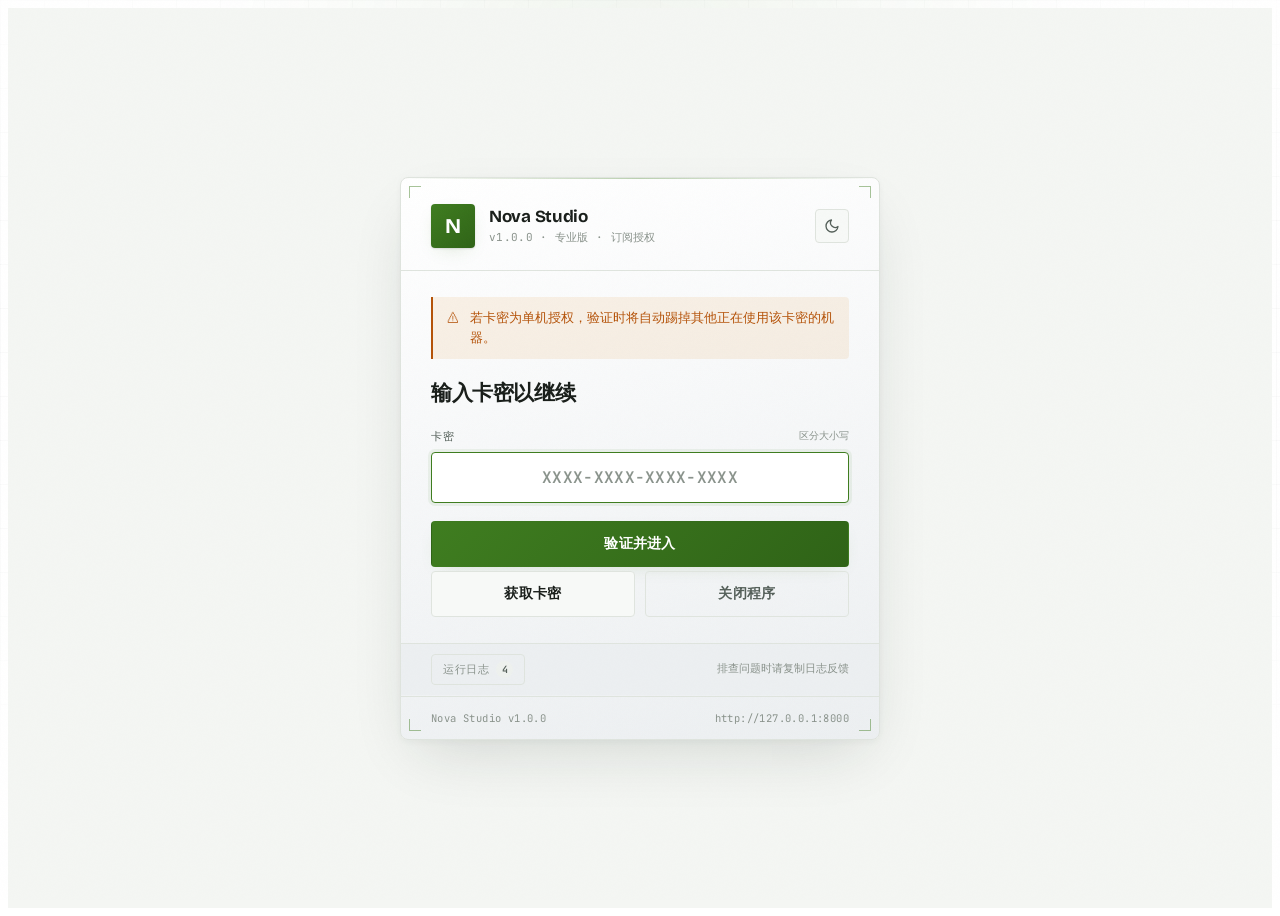
<file: client/template/index.html>
<!DOCTYPE html>
<html lang="zh-CN">
<head>
<meta charset="UTF-8">
<meta name="viewport" content="width=device-width, initial-scale=1.0">
<title>授权验证</title>

<!-- 字体：显示字体走 Bricolage Grotesque，技术信息用 JetBrains Mono，中文回落思源黑体 -->
<link rel="preconnect" href="https://fonts.googleapis.com">
<link rel="preconnect" href="https://fonts.gstatic.com" crossorigin>
<link href="https://fonts.googleapis.com/css2?family=Bricolage+Grotesque:opsz,wght@12..96,500;12..96,700;12..96,800&family=JetBrains+Mono:wght@400;500;600;700&display=swap" rel="stylesheet">

<link rel="stylesheet" href="client-theme.css">

<script>
/* 主题必须在首次渲染前确定，否则会出现白色闪屏。
   此时 client-core.js 还没加载，所以这里不读 CONFIG，
   只处理 localStorage 里记住的偏好；CONFIG 的 forceTheme/followSystem
   会在 core 加载后由 applyTheme 补齐。 */
(function () {
  var theme = 'light';
  try {
    var saved = localStorage.getItem('lc_theme');
    if (saved === 'light' || saved === 'dark') theme = saved;
  } catch (e) { /* 读取失败就用日间 */ }
  document.documentElement.setAttribute('data-theme', theme);
})();
</script>
</head>
<body>

<div class="lc-backdrop"></div>
<div class="lc-noise"></div>
<div class="lc-toast-wrap" id="toastWrap"></div>

<div class="lc-root">

  <!-- 面板外壳：两个视图共用，靠宽度切换制造层次变化 -->
  <div class="lc-panel lc-panel--narrow" id="shellPanel">
    <span class="lc-corner tl"></span><span class="lc-corner tr"></span>
    <span class="lc-corner bl"></span><span class="lc-corner br"></span>

    <!-- 品牌区 -->
    <header class="lc-brand">
      <div class="lc-logo" id="logoText">N</div>
      <div class="lc-brand-text">
        <div class="lc-brand-name" id="brandName">Nova Studio</div>
        <div class="lc-brand-sub" id="brandSub">v1.0.0</div>
      </div>
      <!-- 日夜主题切换 -->
      <button class="lc-theme-btn" id="themeBtn" title="切换日间/夜间主题" aria-label="切换主题">
        <svg class="lc-icon-moon" viewBox="0 0 24 24" fill="none" stroke="currentColor" stroke-width="2" stroke-linecap="round" stroke-linejoin="round">
          <path d="M21 12.79A9 9 0 1 1 11.21 3 7 7 0 0 0 21 12.79z"/>
        </svg>
        <svg class="lc-icon-sun" viewBox="0 0 24 24" fill="none" stroke="currentColor" stroke-width="2" stroke-linecap="round" stroke-linejoin="round">
          <circle cx="12" cy="12" r="4"/>
          <path d="M12 2v2M12 20v2M4.9 4.9l1.4 1.4M17.7 17.7l1.4 1.4M2 12h2M20 12h2M4.9 19.1l1.4-1.4M17.7 6.3l1.4-1.4"/>
        </svg>
      </button>
    </header>

    <!-- ==================== 验证视图 ==================== -->
    <section class="lc-view" id="viewVerify">
      <div class="lc-body">
        <!-- 验证结果提示 -->
        <div class="lc-alert" id="verifyAlert"></div>

        <!-- 顶号风险提示 -->
        <div class="lc-notice" id="kickNotice"></div>

        <div style="font-family:var(--lc-font-display);font-size:21px;font-weight:700;letter-spacing:-.4px;margin-bottom:22px"
             id="verifyTitle">输入卡密以继续</div>

        <form id="verifyForm">
          <div class="lc-field">
            <label class="lc-label" for="licenseInput">
              <span>卡密</span>
              <span class="lc-label-hint">区分大小写</span>
            </label>
            <input type="text" class="lc-input lc-input--key" id="licenseInput"
                   placeholder="XXXX-XXXX-XXXX-XXXX" autocomplete="off" spellcheck="false" autofocus>
          </div>

          <div class="lc-field" id="machineField" style="display:none">
            <label class="lc-label" for="machineIdInput">
              <span>机器 ID</span>
              <span class="lc-label-hint">留空自动生成</span>
            </label>
            <input type="text" class="lc-input" id="machineIdInput" placeholder="自动生成">
          </div>

          <div class="lc-field">
            <button type="submit" class="lc-btn lc-btn--primary" id="verifyBtn">验证并进入</button>
          </div>
        </form>

        <!-- 次级操作 -->
        <div class="lc-btn-row" style="margin-top:4px">
          <button class="lc-btn lc-btn--soft" id="getKeyBtn">获取卡密</button>
          <button class="lc-btn lc-btn--ghost" id="closeBtn">关闭程序</button>
        </div>
      </div>
    </section>

    <!-- ==================== 应用视图 ==================== -->
    <section class="lc-view" id="viewApp">
      <!-- 授权状态主视觉区 -->
      <div class="lc-auth-hero" id="authHero">
        <div class="lc-auth-status"><span class="lc-dot"></span><span id="authStatusText">授权有效</span></div>

        <div class="lc-countdown" id="countdownBox">
          <span id="countdownText">--</span>
          <span class="lc-countdown-unit">剩余</span>
        </div>

        <div class="lc-auth-expire-label">
          <span id="expireLabel">到期时间</span> · <b id="expireTime">-</b>
        </div>

        <div class="lc-auth-bar" id="authProgress" style="width:0%"></div>
      </div>

      <!-- 授权详情 -->
      <div class="lc-body">
        <div class="lc-dl" id="authDetail"></div>

        <div class="lc-btn-row" style="margin-top:26px">
          <button class="lc-btn lc-btn--danger" id="logoutBtn">退出授权</button>
        </div>
      </div>
    </section>

    <!-- 日志工具条 -->
    <div class="lc-logbar" id="logbar">
      <button class="lc-logbar-btn" id="logToggle">
        <span>运行日志</span>
        <span class="lc-logbar-badge" id="logBadge">0</span>
      </button>
      <span class="lc-logbar-spacer"></span>
      <span style="font-size:10.5px;color:var(--lc-text-3)">排查问题时请复制日志反馈</span>
    </div>

    <!-- 日志面板 -->
    <div class="lc-log" id="log">
      <div class="lc-log-head">
        <button class="lc-log-tab is-active" data-filter="all">全部</button>
        <button class="lc-log-tab" data-filter="api">网络请求</button>
        <button class="lc-log-tab" data-filter="error">仅错误</button>
        <span style="flex:1"></span>
        <button class="lc-log-action" id="logCopy" title="复制诊断信息与日志">复制诊断</button>
        <button class="lc-log-action" id="logClear">清空</button>
      </div>
      <div class="lc-log-list" id="logList">
        <div class="lc-log-empty">暂无日志记录</div>
      </div>
    </div>

    <!-- 页脚 -->
    <footer class="lc-foot">
      <span id="footProduct">Nova Studio v1.0.0</span>
      <span id="footServer">http://127.0.0.1:8000</span>
    </footer>
  </div>
</div>

<!-- ==================== 获取卡密弹窗 ==================== -->
<div class="lc-overlay" id="getKeyModal">
  <div class="lc-modal">
    <span class="lc-corner tl"></span><span class="lc-corner tr"></span>
    <div class="lc-modal-head">
      <div class="lc-modal-title">
        <span class="lc-modal-title-icon">🎫</span>
        <span>获取卡密</span>
      </div>
    </div>
    <div class="lc-modal-body" id="getKeyBody"></div>
    <div class="lc-modal-foot">
      <button class="lc-btn lc-btn--ghost" id="getKeyClose">关闭</button>
    </div>
  </div>
</div>

<!-- ==================== 通用确认弹窗 ==================== -->
<div class="lc-overlay" id="confirmModal">
  <div class="lc-modal">
    <span class="lc-corner tl"></span><span class="lc-corner tr"></span>
    <div class="lc-modal-head">
      <div class="lc-modal-title">
        <span class="lc-modal-title-icon">⚠</span>
        <span id="confirmTitle">确认操作</span>
      </div>
    </div>
    <div class="lc-modal-body" id="confirmBody"></div>
    <div class="lc-modal-foot">
      <button class="lc-btn lc-btn--ghost" id="confirmCancel">取消</button>
      <button class="lc-btn lc-btn--primary" id="confirmOk">确认</button>
    </div>
  </div>
</div>

<script src="client-core.js?v=2"></script>
</body>
</html>
</file>
<file: client/template/client-theme.css>
/* ==========================================================================
   License Client UI — 统一客户端设计系统
   风格：精密仪表盘 / Precision Instrument
   主题：默认日间（浅色），支持切换到夜间（深色）
   接入方式：引入本文件后使用下列 class 即可，无需关心内部实现
   ========================================================================== */

/* ---------- 1. 设计令牌 ----------
   默认日间主题。夜间主题见下方 [data-theme="dark"]。
   换肤只需覆盖这里的变量，组件会自动适配。
------------------------------------------ */

/* 字体（两套主题共用） */
:root {
  --lc-font-display: 'Bricolage Grotesque', 'Noto Sans SC', 'PingFang SC', 'Microsoft YaHei', sans-serif;
  --lc-font-body: 'Noto Sans SC', 'PingFang SC', 'Microsoft YaHei', 'Bricolage Grotesque', sans-serif;
  --lc-font-mono: 'JetBrains Mono', 'SF Mono', 'Cascadia Code', Consolas, monospace;

  --lc-radius: 4px;
  --lc-radius-lg: 8px;
}

/* ===== 日间主题（默认） ===== */
:root,
[data-theme="light"] {
  /* 主色：白底上荧光绿对比度不足，改用沉稳的墨绿 */
  --lc-accent: #3f7d20;
  --lc-accent-dim: #2f6317;
  --lc-accent-glow: rgba(63, 125, 32, .22);
  --lc-accent-wash: rgba(63, 125, 32, .07);
  /* 主色上的前景色（按钮文字、Logo 文字） */
  --lc-on-accent: #ffffff;

  --lc-amber: #b45309;
  --lc-amber-wash: rgba(217, 119, 6, .09);
  --lc-cyan: #0e7490;
  --lc-cyan-wash: rgba(14, 116, 144, .09);

  /* 语义色（略作加深以保证白底可读性） */
  --lc-ok: #15803d;
  --lc-ok-wash: rgba(21, 128, 61, .08);
  --lc-warn: #a16207;
  --lc-warn-wash: rgba(161, 98, 7, .09);
  --lc-err: #b91c1c;
  --lc-err-wash: rgba(185, 28, 28, .08);

  /* 语义色的浅底与描边，供 alert / toast / pill 复用 */
  --lc-ok-line: rgba(21, 128, 61, .28);
  --lc-warn-line: rgba(161, 98, 7, .28);
  --lc-err-line: rgba(185, 28, 28, .28);
  --lc-accent-line: rgba(63, 125, 32, .28);

  /* 中性阶：暖白纸感，避免纯白刺眼 */
  --lc-bg: #f4f6f3;
  --lc-bg-deep: #eceff1;
  --lc-panel: #ffffff;
  --lc-panel-2: #f7f9f7;
  --lc-panel-3: #eef1ee;
  --lc-line: #dfe4de;
  --lc-line-bright: #c6cec4;

  --lc-text: #1a1f1b;
  --lc-text-2: #55605a;
  --lc-text-3: #8a938c;

  /* 日间阴影：柔和、偏冷灰，避免纯黑发脏 */
  --lc-shadow: 0 24px 60px -18px rgba(24, 40, 28, .16), 0 2px 6px rgba(24, 40, 28, .04);
  --lc-shadow-sm: 0 4px 16px -6px rgba(24, 40, 28, .14);

  /* 背景网格线（日间更淡） */
  --lc-grid: rgba(26, 45, 30, .035);
  /* 顶部辉光强度 */
  --lc-halo-opacity: .34;
  /* 遮罩层 */
  --lc-overlay: rgba(28, 34, 30, .42);
  /* 日志区底色 */
  --lc-console: #fbfcfb;
  /* 面板描边的顶部亮线 */
  --lc-panel-edge: rgba(63, 125, 32, .5);
  /* 主按钮扫光（日间用白色微光，夜间用亮白） */
  --lc-sheen: rgba(255, 255, 255, .38);
  color-scheme: light;
}

/* ===== 夜间主题 ===== */
[data-theme="dark"] {
  --lc-accent: #c8f542;
  --lc-accent-dim: #a8d12e;
  --lc-accent-glow: rgba(200, 245, 66, .28);
  --lc-accent-wash: rgba(200, 245, 66, .08);
  --lc-on-accent: #0a0c05;

  --lc-amber: #ffb347;
  --lc-amber-wash: rgba(255, 179, 71, .1);
  --lc-cyan: #4dd8e6;
  --lc-cyan-wash: rgba(77, 216, 230, .1);

  --lc-ok: #4ade80;
  --lc-ok-wash: rgba(74, 222, 128, .1);
  --lc-warn: #fbbf24;
  --lc-warn-wash: rgba(251, 191, 36, .1);
  --lc-err: #ff5f56;
  --lc-err-wash: rgba(255, 95, 86, .1);

  --lc-ok-line: rgba(74, 222, 128, .3);
  --lc-warn-line: rgba(251, 191, 36, .3);
  --lc-err-line: rgba(255, 95, 86, .3);
  --lc-accent-line: rgba(200, 245, 66, .25);

  --lc-bg: #08090b;
  --lc-bg-deep: #050608;
  --lc-panel: #0e1013;
  --lc-panel-2: #14171b;
  --lc-panel-3: #1b1f24;
  --lc-line: #23282e;
  --lc-line-bright: #333a42;

  --lc-text: #e8ecef;
  --lc-text-2: #9aa3ad;
  --lc-text-3: #626c76;

  --lc-shadow: 0 24px 60px -12px rgba(0, 0, 0, .8);
  --lc-shadow-sm: 0 4px 16px -4px rgba(0, 0, 0, .6);

  --lc-grid: rgba(255, 255, 255, .022);
  --lc-halo-opacity: .5;
  --lc-overlay: rgba(3, 4, 6, .8);
  --lc-console: #040507;
  --lc-panel-edge: rgba(200, 245, 66, .5);
  --lc-sheen: rgba(255, 255, 255, .5);
  color-scheme: dark;
}

/* ---------- 2. 基础重置 ---------- */
.lc-root, .lc-root *, .lc-root *::before, .lc-root *::after {
  box-sizing: border-box;
  margin: 0;
  padding: 0;
}

.lc-root {
  font-family: var(--lc-font-body);
  background: var(--lc-bg);
  color: var(--lc-text);
  min-height: 100vh;
  display: flex;
  flex-direction: column;
  align-items: center;
  justify-content: center;
  padding: 24px;
  position: relative;
  overflow-x: hidden;
  -webkit-font-smoothing: antialiased;
}

/* 背景层：网格 + 顶部辉光 + 噪点，营造仪表盘的物理质感 */
.lc-backdrop {
  position: fixed;
  inset: 0;
  pointer-events: none;
  z-index: 0;
}
.lc-backdrop::before {
  /* 工程网格 */
  content: '';
  position: absolute;
  inset: 0;
  background-image:
    linear-gradient(var(--lc-grid) 1px, transparent 1px),
    linear-gradient(90deg, var(--lc-grid) 1px, transparent 1px);
  background-size: 44px 44px;
  mask-image: radial-gradient(ellipse 80% 60% at 50% 40%, #000 40%, transparent 100%);
}
.lc-backdrop::after {
  /* 顶部主色辉光 */
  content: '';
  position: absolute;
  top: -30%;
  left: 50%;
  transform: translateX(-50%);
  width: 900px;
  height: 600px;
  background: radial-gradient(ellipse at center, var(--lc-accent-glow) 0%, transparent 68%);
  opacity: var(--lc-halo-opacity);
  filter: blur(40px);
}
.lc-noise {
  position: fixed;
  inset: 0;
  pointer-events: none;
  z-index: 1;
  /* 日间噪点几乎不可见，夜间保留质感 */
  opacity: .028;
  background-image: url("data:image/svg+xml,%3Csvg xmlns='http://www.w3.org/2000/svg' width='140' height='140'%3E%3Cfilter id='n'%3E%3CfeTurbulence type='fractalNoise' baseFrequency='.85' numOctaves='3'/%3E%3C/filter%3E%3Crect width='140' height='140' filter='url(%23n)'/%3E%3C/svg%3E");
}
[data-theme="light"] .lc-noise { opacity: .015; }

/* ---------- 3. 视图切换动画 ---------- */
@keyframes lc-riseIn {
  from { opacity: 0; transform: translateY(18px) scale(.985); }
  to   { opacity: 1; transform: translateY(0) scale(1); }
}
@keyframes lc-slideUp {
  from { opacity: 0; transform: translateY(8px); }
  to   { opacity: 1; transform: translateY(0); }
}
@keyframes lc-popIn {
  from { opacity: 0; transform: translateY(10px) scale(.97); }
  to   { opacity: 1; transform: translateY(0) scale(1); }
}
@keyframes lc-spin { to { transform: rotate(360deg); } }
@keyframes lc-blink { 0%, 100% { opacity: 1; } 50% { opacity: .25; } }
@keyframes lc-sweep {
  from { transform: translateX(-100%); }
  to   { transform: translateX(200%); }
}
@keyframes lc-shake {
  0%, 100% { transform: translateX(0); }
  20% { transform: translateX(-6px); }
  40% { transform: translateX(6px); }
  60% { transform: translateX(-4px); }
  80% { transform: translateX(4px); }
}
@keyframes lc-bar {
  from { width: 0; }
}

.lc-view { display: none; position: relative; z-index: 2; width: 100%; }
/* 纵向排列：主视觉区在上，详情表在下，避免窄窗口下横向挤压 */
.lc-view.is-active { display: flex; flex-direction: column; animation: lc-riseIn .5s cubic-bezier(.16, 1, .3, 1); }

/* ---------- 4. 面板容器 ---------- */
.lc-panel {
  background: linear-gradient(168deg, var(--lc-panel) 0%, var(--lc-bg-deep) 100%);
  border: 1px solid var(--lc-line);
  border-radius: var(--lc-radius-lg);
  box-shadow: var(--lc-shadow);
  position: relative;
  overflow: hidden;
  width: 100%;
}
/* 顶部一道亮线，像仪表边框 */
.lc-panel::before {
  content: '';
  position: absolute;
  top: 0; left: 0; right: 0;
  height: 1px;
  background: linear-gradient(90deg, transparent, var(--lc-panel-edge), transparent);
  opacity: .7;
}
/* 四角标记，仪器面板的经典语汇 */
.lc-corner {
  position: absolute;
  width: 12px; height: 12px;
  border: 1px solid var(--lc-accent);
  opacity: .45;
  pointer-events: none;
}
.lc-corner.tl { top: 8px; left: 8px; border-right: 0; border-bottom: 0; }
.lc-corner.tr { top: 8px; right: 8px; border-left: 0; border-bottom: 0; }
.lc-corner.bl { bottom: 8px; left: 8px; border-right: 0; border-top: 0; }
.lc-corner.br { bottom: 8px; right: 8px; border-left: 0; border-top: 0; }

.lc-panel--narrow { max-width: 480px; }
.lc-panel--wide { max-width: 720px; }

/* ---------- 5. 品牌区 ---------- */
.lc-brand {
  display: flex;
  align-items: center;
  gap: 14px;
  padding: 26px 30px 22px;
  border-bottom: 1px solid var(--lc-line);
}
.lc-logo {
  width: 44px; height: 44px;
  flex-shrink: 0;
  border-radius: var(--lc-radius);
  background: linear-gradient(140deg, var(--lc-accent) 0%, var(--lc-accent-dim) 100%);
  color: var(--lc-on-accent);
  display: flex;
  align-items: center;
  justify-content: center;
  font-family: var(--lc-font-display);
  font-size: 21px;
  font-weight: 700;
  letter-spacing: -.5px;
  box-shadow: 0 1px 2px rgba(0, 0, 0, .12), 0 6px 20px -8px var(--lc-accent-glow);
}
.lc-brand-text { min-width: 0; flex: 1; }

/* 主题切换按钮：日/月图标，跟随主题切换 */
.lc-theme-btn {
  width: 34px; height: 34px;
  flex-shrink: 0;
  display: flex;
  align-items: center;
  justify-content: center;
  background: var(--lc-panel-2);
  border: 1px solid var(--lc-line);
  border-radius: var(--lc-radius);
  color: var(--lc-text-2);
  cursor: pointer;
  font-size: 15px;
  line-height: 1;
  transition: all .18s;
  padding: 0;
}
.lc-theme-btn:hover {
  color: var(--lc-accent);
  border-color: var(--lc-accent-line);
  background: var(--lc-accent-wash);
}
/* 切换时给个轻微旋转，暗示状态变化 */
.lc-theme-btn.is-switching { transform: rotate(180deg) scale(.9); }
.lc-theme-btn svg { width: 16px; height: 16px; }
/* 日间显示月亮（点了去夜间），夜间显示太阳 */
.lc-theme-btn .lc-icon-moon { display: block; }
.lc-theme-btn .lc-icon-sun { display: none; }
[data-theme="dark"] .lc-theme-btn .lc-icon-moon { display: none; }
[data-theme="dark"] .lc-theme-btn .lc-icon-sun { display: block; }
.lc-brand-name {
  font-family: var(--lc-font-display);
  font-size: 17px;
  font-weight: 700;
  letter-spacing: -.3px;
  white-space: nowrap;
  overflow: hidden;
  text-overflow: ellipsis;
}
.lc-brand-sub {
  font-family: var(--lc-font-mono);
  font-size: 11px;
  color: var(--lc-text-3);
  margin-top: 3px;
  letter-spacing: .3px;
  white-space: nowrap;
  overflow: hidden;
  text-overflow: ellipsis;
}

/* ---------- 6. 主体 ---------- */
.lc-body { padding: 26px 30px; }

/* ---------- 7. 表单 ---------- */
.lc-field { margin-bottom: 18px; }
.lc-field:last-child { margin-bottom: 0; }
.lc-label {
  display: flex;
  align-items: center;
  justify-content: space-between;
  gap: 8px;
  font-family: var(--lc-font-mono);
  font-size: 11px;
  font-weight: 500;
  color: var(--lc-text-2);
  letter-spacing: .8px;
  text-transform: uppercase;
  margin-bottom: 8px;
}
.lc-label-hint { font-size: 10px; color: var(--lc-text-3); text-transform: none; letter-spacing: 0; }

.lc-input {
  width: 100%;
  padding: 12px 14px;
  background: var(--lc-bg-deep);
  border: 1px solid var(--lc-line);
  border-radius: var(--lc-radius);
  color: var(--lc-text);
  font-family: var(--lc-font-mono);
  font-size: 14px;
  letter-spacing: .5px;
  transition: border-color .18s, box-shadow .18s, background .18s;
  outline: none;
}
.lc-input::placeholder { color: var(--lc-text-3); letter-spacing: .3px; }
.lc-input:hover { border-color: var(--lc-line-bright); }
.lc-input:focus {
  border-color: var(--lc-accent);
  background: var(--lc-panel);
  box-shadow: 0 0 0 3px var(--lc-accent-wash);
}
.lc-input:disabled { opacity: .5; cursor: not-allowed; }
/* 卡密输入：等宽 + 大字重 + 字间距，像在读序列号 */
.lc-input--key {
  font-size: 16px;
  font-weight: 600;
  letter-spacing: 2px;
  padding: 14px 16px;
  text-align: center;
}
.lc-input-mono-wrap { position: relative; display: flex; align-items: center; }
.lc-input-affix {
  position: absolute;
  right: 12px;
  font-family: var(--lc-font-mono);
  font-size: 10px;
  color: var(--lc-text-3);
  background: var(--lc-panel-2);
  border: 1px solid var(--lc-line);
  border-radius: 3px;
  padding: 3px 7px;
  pointer-events: none;
  letter-spacing: .5px;
}

/* ---------- 8. 按钮 ---------- */
.lc-btn {
  position: relative;
  display: inline-flex;
  align-items: center;
  justify-content: center;
  gap: 8px;
  width: 100%;
  padding: 13px 20px;
  border: 1px solid transparent;
  border-radius: var(--lc-radius);
  font-family: var(--lc-font-body);
  font-size: 14px;
  font-weight: 600;
  letter-spacing: .3px;
  cursor: pointer;
  overflow: hidden;
  transition: transform .12s, background .18s, border-color .18s, box-shadow .18s, opacity .18s;
  outline: none;
  white-space: nowrap;
}
.lc-btn:hover:not(:disabled) { transform: translateY(-1px); }
.lc-btn:active:not(:disabled) { transform: translateY(0); }
.lc-btn:disabled { opacity: .45; cursor: not-allowed; transform: none !important; }
.lc-btn:focus-visible { box-shadow: 0 0 0 3px var(--lc-accent-wash); }

/* 主按钮：墨绿，带一道扫光 */
.lc-btn--primary {
  background: linear-gradient(135deg, var(--lc-accent) 0%, var(--lc-accent-dim) 100%);
  color: var(--lc-on-accent);
  box-shadow: 0 6px 20px -10px var(--lc-accent-glow);
}
.lc-btn--primary:hover:not(:disabled) { box-shadow: 0 10px 28px -10px var(--lc-accent-glow); }
/* 扫光效果 */
.lc-btn--primary::after {
  content: '';
  position: absolute;
  top: 0; bottom: 0; left: 0;
  width: 40%;
  background: linear-gradient(90deg, transparent, var(--lc-sheen), transparent);
  transform: translateX(-100%);
  animation: lc-sweep 3.4s ease-in-out infinite;
  pointer-events: none;
}

.lc-btn--ghost {
  background: transparent;
  color: var(--lc-text-2);
  border-color: var(--lc-line);
}
.lc-btn--ghost:hover:not(:disabled) { background: var(--lc-panel-2); color: var(--lc-text); border-color: var(--lc-line-bright); }

.lc-btn--soft {
  background: var(--lc-panel-2);
  color: var(--lc-text);
  border-color: var(--lc-line);
}
.lc-btn--soft:hover:not(:disabled) { background: var(--lc-panel-3); border-color: var(--lc-line-bright); }

.lc-btn--danger { background: var(--lc-err-wash); color: var(--lc-err); border-color: var(--lc-err-line); }
.lc-btn--danger:hover:not(:disabled) { background: color-mix(in srgb, var(--lc-err) 18%, transparent); border-color: var(--lc-err); }

.lc-btn--sm { padding: 9px 14px; font-size: 13px; width: auto; }
.lc-btn-row { display: flex; gap: 10px; }
.lc-btn-row .lc-btn { flex: 1; }

/* 加载中 */
.lc-spinner {
  width: 15px; height: 15px;
  border: 2px solid currentColor;
  border-top-color: transparent;
  border-radius: 50%;
  animation: lc-spin .65s linear infinite;
  flex-shrink: 0;
}

/* ---------- 9. 提示条 ---------- */
.lc-alert {
  display: none;
  align-items: flex-start;
  gap: 10px;
  padding: 12px 14px;
  border-radius: var(--lc-radius);
  font-size: 13px;
  line-height: 1.6;
  margin-bottom: 18px;
  border: 1px solid transparent;
  animation: lc-slideUp .3s ease;
}
.lc-alert.is-show { display: flex; }
.lc-alert-icon { flex-shrink: 0; font-size: 14px; line-height: 1.45; }
.lc-alert-body { flex: 1; min-width: 0; }
.lc-alert-title { font-weight: 600; margin-bottom: 2px; }
.lc-alert-code {
  font-family: var(--lc-font-mono);
  font-size: 10px;
  opacity: .7;
  margin-top: 5px;
  letter-spacing: .4px;
}
.lc-alert--ok { background: var(--lc-ok-wash); border-color: var(--lc-ok-line); color: var(--lc-ok); }
.lc-alert--err { background: var(--lc-err-wash); border-color: var(--lc-err-line); color: var(--lc-err); animation: lc-slideUp .3s ease, lc-shake .4s ease; }
.lc-alert--warn { background: var(--lc-warn-wash); border-color: var(--lc-warn-line); color: var(--lc-warn); }
.lc-alert--info { background: var(--lc-accent-wash); border-color: var(--lc-accent-line); color: var(--lc-accent); }

/* 顶号警告条：常驻，带左侧竖线强调 */
.lc-notice {
  display: flex;
  align-items: flex-start;
  gap: 10px;
  padding: 11px 14px;
  background: var(--lc-amber-wash);
  border-left: 2px solid var(--lc-amber);
  border-radius: 0 var(--lc-radius) var(--lc-radius) 0;
  font-size: 12.5px;
  line-height: 1.6;
  color: var(--lc-amber);
  margin-bottom: 20px;
}
.lc-notice-icon { flex-shrink: 0; }

/* ---------- 10. 授权状态面板 ---------- */
.lc-auth-hero {
  padding: 26px 30px;
  border-bottom: 1px solid var(--lc-line);
  background:
    radial-gradient(ellipse 120% 100% at 50% 0%, var(--lc-accent-wash) 0%, transparent 70%);
  position: relative;
  overflow: hidden;
}
/* 进度条：授权剩余比例 */
.lc-auth-bar {
  position: absolute;
  bottom: 0; left: 0;
  height: 2px;
  background: linear-gradient(90deg, var(--lc-accent), var(--lc-cyan));
  box-shadow: 0 0 12px var(--lc-accent-glow);
  transition: width 1s linear;
}

.lc-auth-status {
  display: inline-flex;
  align-items: center;
  gap: 7px;
  font-family: var(--lc-font-mono);
  font-size: 11px;
  font-weight: 600;
  letter-spacing: 1.2px;
  text-transform: uppercase;
  color: var(--lc-ok);
  margin-bottom: 14px;
}
/* 授权异常时主视觉区整体转为警告色 */
.lc-auth-hero.is-warn {
  background: radial-gradient(ellipse 120% 100% at 50% 0%, var(--lc-warn-wash) 0%, transparent 70%);
}
.lc-auth-hero.is-warn .lc-auth-status { color: var(--lc-warn); }
.lc-auth-hero.is-warn .lc-auth-bar { background: var(--lc-warn); box-shadow: 0 0 12px var(--lc-warn); }
.lc-dot {
  width: 7px; height: 7px;
  border-radius: 50%;
  background: currentColor;
  box-shadow: 0 0 8px currentColor;
  animation: lc-blink 2s ease-in-out infinite;
}

.lc-countdown {
  font-family: var(--lc-font-display);
  font-size: 46px;
  font-weight: 700;
  line-height: 1;
  letter-spacing: -1.5px;
  color: var(--lc-text);
  font-variant-numeric: tabular-nums;
  display: flex;
  align-items: baseline;
  gap: 8px;
  flex-wrap: wrap;
}
.lc-countdown-unit {
  font-family: var(--lc-font-mono);
  font-size: 12px;
  font-weight: 500;
  color: var(--lc-text-3);
  letter-spacing: 1px;
}
.lc-countdown.is-urgent { color: var(--lc-warn); }
.lc-countdown.is-critical { color: var(--lc-err); }
.lc-auth-expire-label {
  font-family: var(--lc-font-mono);
  font-size: 11.5px;
  color: var(--lc-text-2);
  margin-top: 12px;
  letter-spacing: .4px;
}
.lc-auth-expire-label b { color: var(--lc-text); font-weight: 600; }

/* ---------- 11. 数据表 ---------- */
.lc-dl { display: flex; flex-direction: column; }
.lc-dl-row {
  display: flex;
  align-items: center;
  justify-content: space-between;
  gap: 16px;
  padding: 11px 0;
  border-bottom: 1px dashed var(--lc-line);
  animation: lc-slideUp .3s ease backwards;
}
.lc-dl-row:last-child { border-bottom: 0; }
.lc-dl-k {
  font-size: 12.5px;
  color: var(--lc-text-2);
  flex-shrink: 0;
}
.lc-dl-v {
  font-family: var(--lc-font-mono);
  font-size: 12.5px;
  color: var(--lc-text);
  text-align: right;
  min-width: 0;
  overflow: hidden;
  text-overflow: ellipsis;
  white-space: nowrap;
  display: block;
  max-width: 62%;
}
.lc-dl-v.is-accent { color: var(--lc-accent); }
.lc-dl-v.is-ok { color: var(--lc-ok); }
.lc-dl-v.is-err { color: var(--lc-err); }

/* 状态徽标：带内边距的胶囊，不受 .lc-dl-v 的等宽字体与截断影响 */
.lc-pill {
  display: inline-flex;
  align-items: center;
  gap: 6px;
  padding: 4px 11px;
  border-radius: 20px;
  font-family: var(--lc-font-body);
  font-size: 12px;
  font-weight: 600;
  letter-spacing: .3px;
  white-space: nowrap;
}
.lc-pill--ok { background: var(--lc-ok-wash); color: var(--lc-ok); }
.lc-pill--err { background: var(--lc-err-wash); color: var(--lc-err); }
.lc-pill--warn { background: var(--lc-warn-wash); color: var(--lc-warn); }

/* 可点击复制的值 */
.lc-copy {
  cursor: pointer;
  border-bottom: 1px dashed var(--lc-line-bright);
  transition: color .16s, border-color .16s;
  display: inline-block;
}
.lc-copy:hover { color: var(--lc-accent); border-color: var(--lc-accent); }
.lc-copy.is-copied { color: var(--lc-ok); border-color: var(--lc-ok); }

/* ---------- 12. 弹窗 ---------- */
.lc-overlay {
  position: fixed;
  inset: 0;
  z-index: 100;
  background: var(--lc-overlay);
  backdrop-filter: blur(6px);
  display: none;
  align-items: center;
  justify-content: center;
  padding: 24px;
  animation: lc-slideUp .2s ease;
}
.lc-overlay.is-open { display: flex; }
.lc-modal {
  width: 100%;
  max-width: 420px;
  background: var(--lc-panel);
  border: 1px solid var(--lc-line-bright);
  border-radius: var(--lc-radius-lg);
  box-shadow: var(--lc-shadow);
  animation: lc-popIn .28s cubic-bezier(.16, 1, .3, 1);
  overflow: hidden;
  position: relative;
}
.lc-modal-head {
  padding: 20px 24px 16px;
  border-bottom: 1px solid var(--lc-line);
}
.lc-modal-title {
  font-family: var(--lc-font-display);
  font-size: 16px;
  font-weight: 700;
  display: flex;
  align-items: center;
  gap: 9px;
}
.lc-modal-title-icon { font-size: 17px; }
.lc-modal-body { padding: 20px 24px; font-size: 13.5px; line-height: 1.75; color: var(--lc-text-2); }
.lc-modal-body strong { color: var(--lc-text); font-weight: 600; }
.lc-modal-foot {
  padding: 16px 24px 20px;
  display: flex;
  gap: 10px;
  border-top: 1px solid var(--lc-line);
}
.lc-modal-foot .lc-btn { flex: 1; }

/* 获取卡密弹窗内容 */
.lc-getkey-text { font-size: 13.5px; line-height: 1.9; color: var(--lc-text-2); }
.lc-contact {
  display: inline-flex;
  align-items: center;
  gap: 8px;
  margin: 4px 0;
  padding: 9px 14px;
  background: var(--lc-accent-wash);
  border: 1px dashed var(--lc-accent);
  border-radius: var(--lc-radius);
  font-family: var(--lc-font-mono);
  font-size: 15px;
  font-weight: 600;
  color: var(--lc-accent);
  cursor: pointer;
  letter-spacing: .8px;
  transition: all .16s;
  user-select: all;
}
.lc-contact:hover {
  background: color-mix(in srgb, var(--lc-accent) 16%, transparent);
  box-shadow: 0 0 0 3px var(--lc-accent-wash);
  transform: translateY(-1px);
}
.lc-contact.is-copied {
  background: var(--lc-ok-wash);
  border-color: var(--lc-ok);
  color: var(--lc-ok);
  animation: lc-popIn .24s ease;
}
.lc-contact-tag {
  font-family: var(--lc-font-body);
  font-size: 10px;
  font-weight: 500;
  opacity: .75;
  letter-spacing: .5px;
}

/* ---------- 13. Toast ---------- */
.lc-toast-wrap {
  position: fixed;
  top: 20px;
  left: 50%;
  transform: translateX(-50%);
  z-index: 200;
  display: flex;
  flex-direction: column;
  gap: 8px;
  pointer-events: none;
  align-items: center;
}
.lc-toast {
  display: flex;
  align-items: center;
  gap: 9px;
  padding: 11px 18px;
  background: var(--lc-panel-2);
  border: 1px solid var(--lc-line-bright);
  border-radius: var(--lc-radius);
  font-size: 13px;
  box-shadow: var(--lc-shadow-sm);
  animation: lc-popIn .26s cubic-bezier(.16, 1, .3, 1);
  max-width: 90vw;
}
.lc-toast.is-out { opacity: 0; transform: translateY(-10px); transition: all .3s; }
.lc-toast--ok { border-color: var(--lc-ok-line); color: var(--lc-ok); }
.lc-toast--err { border-color: var(--lc-err-line); color: var(--lc-err); }
.lc-toast--warn { border-color: var(--lc-warn-line); color: var(--lc-warn); }

/* ---------- 14. 日志面板 ---------- */
.lc-logbar {
  display: flex;
  align-items: center;
  gap: 10px;
  padding: 10px 30px;
  border-top: 1px solid var(--lc-line);
  background: var(--lc-bg-deep);
  flex-shrink: 0;
}
.lc-logbar-btn {
  display: flex;
  align-items: center;
  gap: 7px;
  background: transparent;
  border: 1px solid var(--lc-line);
  border-radius: var(--lc-radius);
  color: var(--lc-text-3);
  font-family: var(--lc-font-mono);
  font-size: 11px;
  letter-spacing: .6px;
  padding: 6px 11px;
  cursor: pointer;
  transition: all .16s;
}
.lc-logbar-btn:hover { color: var(--lc-text); border-color: var(--lc-line-bright); background: var(--lc-panel-2); }
.lc-logbar-badge {
  min-width: 17px;
  padding: 0 5px;
  height: 17px;
  border-radius: 9px;
  background: var(--lc-panel-3);
  color: var(--lc-text-2);
  font-size: 10px;
  display: inline-flex;
  align-items: center;
  justify-content: center;
  font-weight: 600;
}
.lc-logbar-badge.has-error { background: var(--lc-err); color: var(--lc-on-accent); }
.lc-logbar-spacer { flex: 1; }

.lc-log {
  max-height: 0;
  overflow: hidden;
  transition: max-height .34s cubic-bezier(.16, 1, .3, 1);
  border-top: 1px solid transparent;
  background: transparent;
  flex-shrink: 0;
}
.lc-log.is-open { max-height: 260px; overflow-y: auto; border-top-color: var(--lc-line); background: var(--lc-console); }
.lc-log-head {
  display: flex;
  align-items: center;
  gap: 8px;
  padding: 9px 30px;
  border-bottom: 1px solid var(--lc-line);
  position: sticky;
  top: 0;
  background: var(--lc-console);
  z-index: 2;
}
.lc-log-tab {
  background: transparent;
  border: 0;
  color: var(--lc-text-3);
  font-family: var(--lc-font-mono);
  font-size: 11px;
  letter-spacing: .5px;
  padding: 4px 9px;
  border-radius: 3px;
  cursor: pointer;
  transition: all .14s;
}
.lc-log-tab:hover { color: var(--lc-text-2); }
.lc-log-tab.is-active { background: var(--lc-panel-2); color: var(--lc-accent); }
.lc-log-action {
  background: transparent;
  border: 0;
  color: var(--lc-text-3);
  font-family: var(--lc-font-mono);
  font-size: 11px;
  cursor: pointer;
  padding: 4px 8px;
  border-radius: 3px;
  transition: all .14s;
}
.lc-log-action:hover { color: var(--lc-text); background: var(--lc-panel-2); }
.lc-log-list {
  padding: 8px 30px 14px;
  font-family: var(--lc-font-mono);
  font-size: 11.5px;
  line-height: 1.75;
}
.lc-log-item {
  display: flex;
  gap: 9px;
  padding: 3px 0;
  color: var(--lc-text-2);
  border-bottom: 1px solid var(--lc-line);
  word-break: break-all;
}
.lc-log-time { color: var(--lc-text-3); flex-shrink: 0; font-size: 10.5px; padding-top: 1px; }
.lc-log-lv { flex-shrink: 0; width: 46px; font-size: 10px; font-weight: 600; letter-spacing: .5px; text-transform: uppercase; }
.lc-log-msg { flex: 1; min-width: 0; }
.lc-log-item.lv-info .lc-log-lv { color: var(--lc-cyan); }
.lc-log-item.lv-ok .lc-log-lv { color: var(--lc-ok); }
.lc-log-item.lv-warn .lc-log-lv { color: var(--lc-warn); }
.lc-log-item.lv-error .lc-log-lv { color: var(--lc-err); }
.lc-log-item.lv-error .lc-log-msg { color: var(--lc-err); }
.lc-log-empty { color: var(--lc-text-3); text-align: center; padding: 18px 0; font-size: 11.5px; }
.lc-log-item .lc-log-tag {
  display: inline-block;
  padding: 0 5px;
  border-radius: 2px;
  background: var(--lc-panel-3);
  color: var(--lc-text-2);
  font-size: 10px;
  margin-right: 5px;
}

/* ---------- 15. 页脚 ---------- */
.lc-foot {
  padding: 14px 30px;
  border-top: 1px solid var(--lc-line);
  display: flex;
  align-items: center;
  justify-content: space-between;
  gap: 12px;
  font-family: var(--lc-font-mono);
  font-size: 10.5px;
  color: var(--lc-text-3);
  letter-spacing: .4px;
  flex-shrink: 0;
}
.lc-foot-link {
  color: var(--lc-text-3);
  cursor: pointer;
  background: none;
  border: 0;
  font-family: inherit;
  font-size: inherit;
  padding: 0;
  transition: color .16s;
}
.lc-foot-link:hover { color: var(--lc-text-2); }

/* ---------- 16. 响应式 ---------- */
@media (max-width: 560px) {
  .lc-root { padding: 12px; }
  .lc-brand { padding: 20px 20px 18px; }
  .lc-body { padding: 20px; }
  .lc-auth-hero { padding: 22px 20px; }
  .lc-countdown { font-size: 36px; }
  .lc-foot, .lc-logbar, .lc-log-list, .lc-log-head { padding-left: 20px; padding-right: 20px; }
  .lc-modal-foot { flex-direction: column-reverse; }
  .lc-auth-expire-label { font-size: 11px; }
}
</file>
